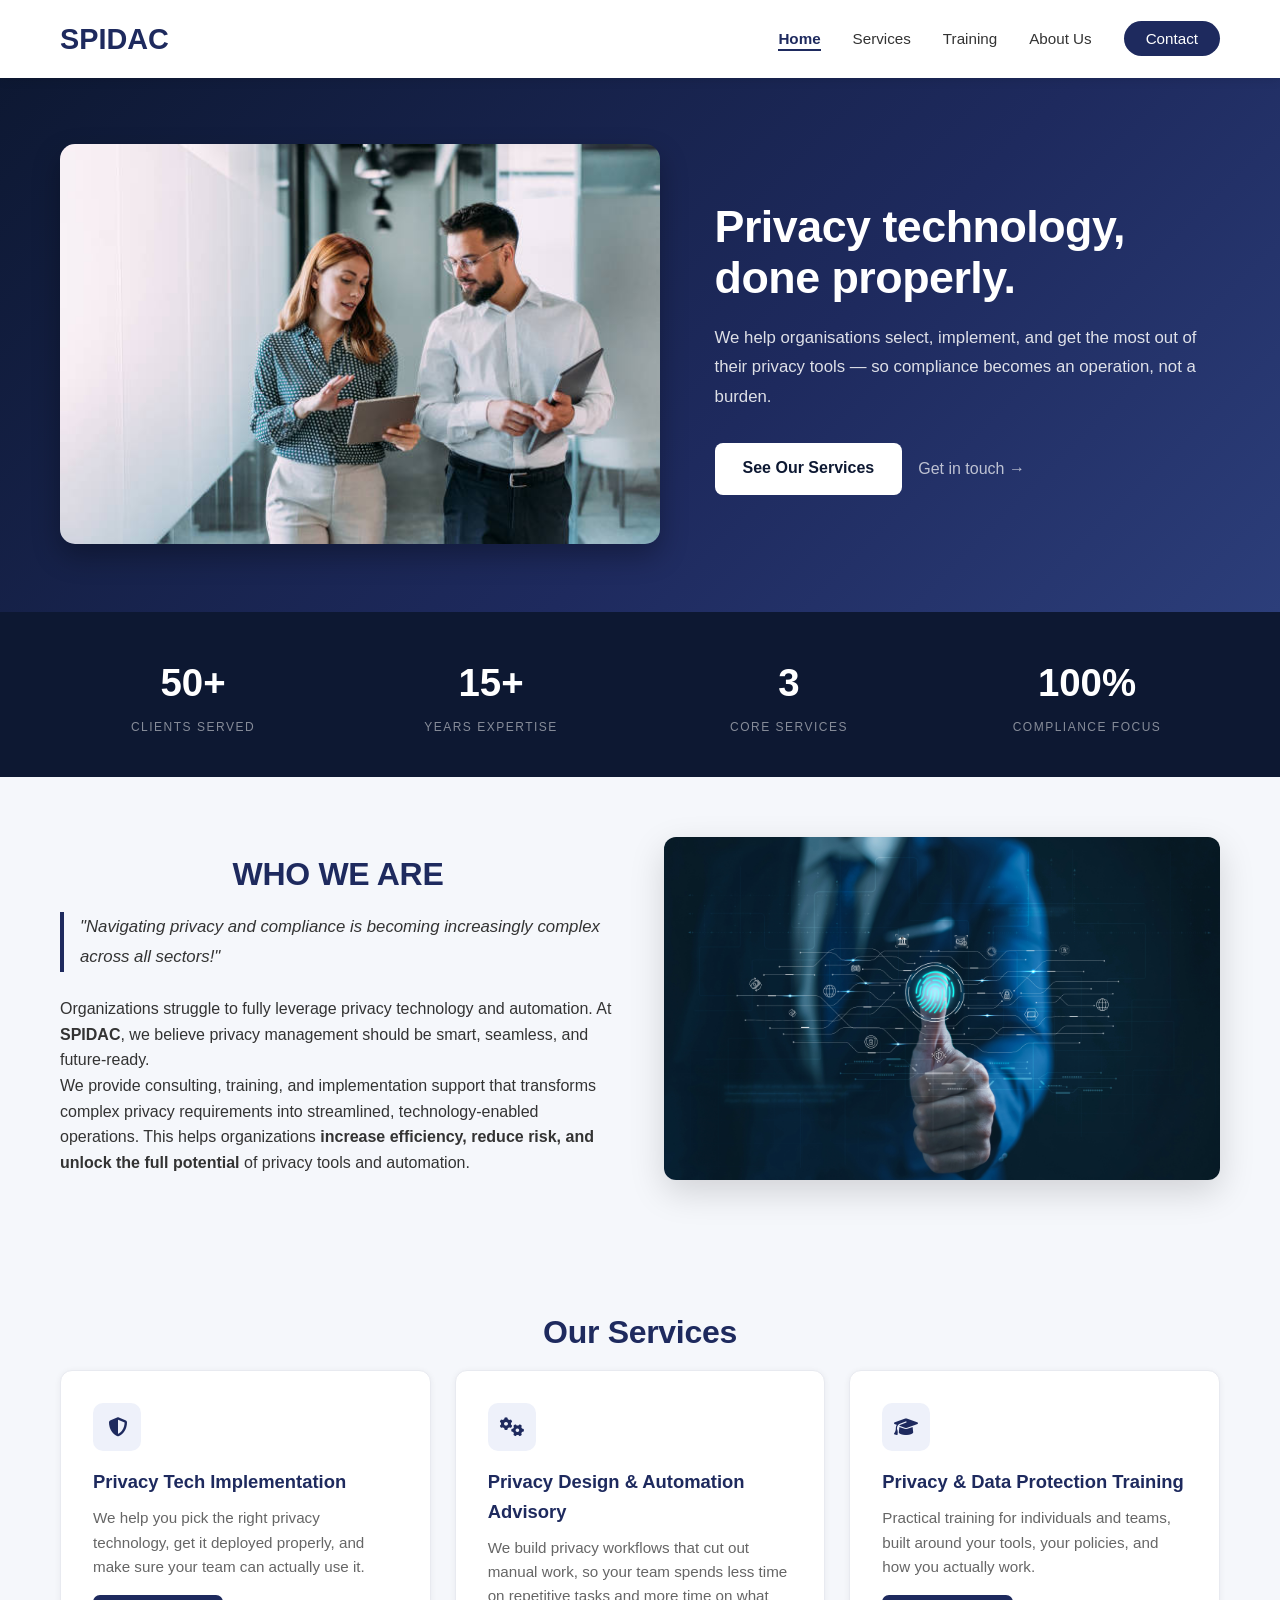
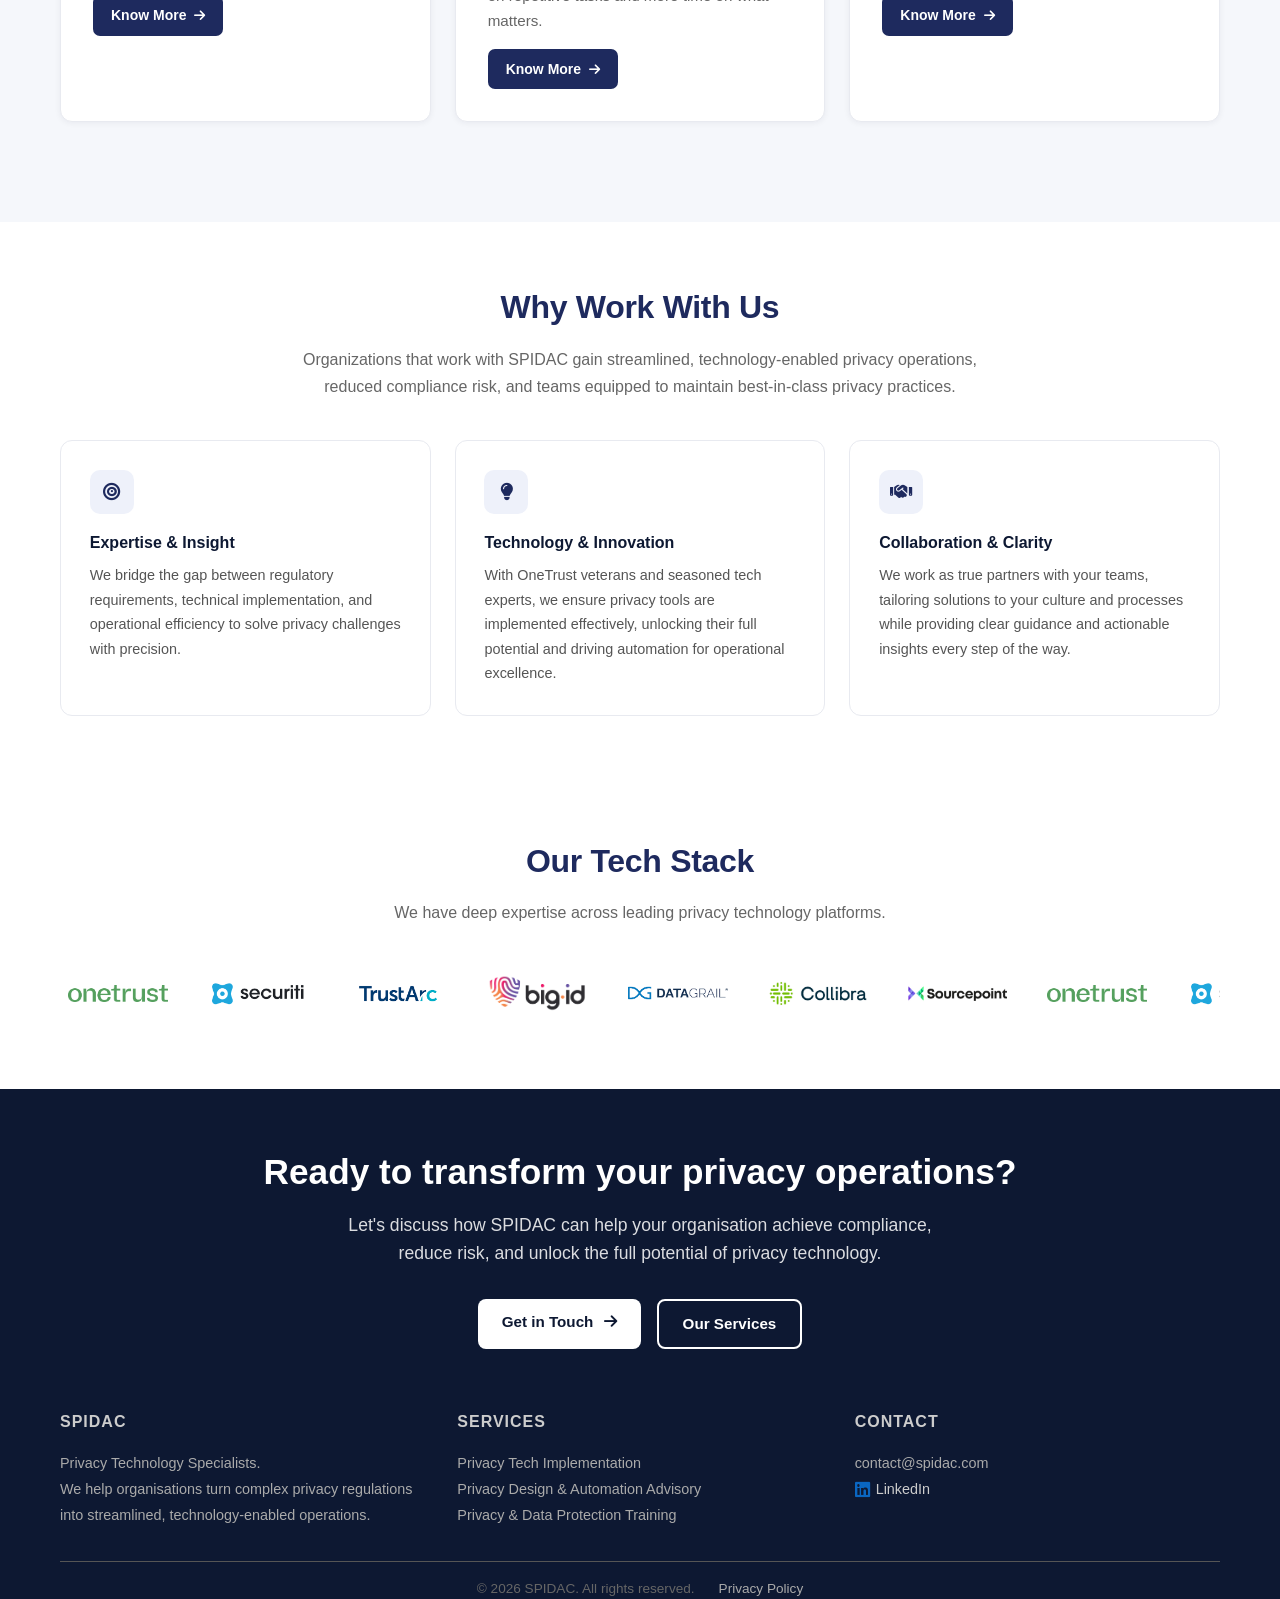
<file: index.html>
<!DOCTYPE html>
<html lang="en">
<head>
    
    <!-- Google tag (gtag.js) -->
<script async src="https://www.googletagmanager.com/gtag/js?id=G-VS005E7BJ9"></script>
<script>
  window.dataLayer = window.dataLayer || [];
  function gtag(){dataLayer.push(arguments);}
  gtag('js', new Date());

  gtag('config', 'G-VS005E7BJ9');
</script>


    <meta charset="UTF-8">
    <meta name="viewport" content="width=device-width, initial-scale=1.0">
    <link rel="icon" href="logo/spidac.png" type="image/png">

    <meta name="description" content="SPIDAC are privacy technology specialists helping businesses achieve compliance, operationalize privacy, and build lasting trust. Expert consulting, implementation, and training.">
    <meta property="og:title" content="SPIDAC - Privacy Technology Specialists">
    <meta property="og:description" content="SPIDAC are privacy technology specialists helping businesses achieve compliance, operationalize privacy, and build lasting trust. Expert consulting, implementation, and training.">
    <meta property="og:type" content="website">
    <title>SPIDAC - Privacy Technology Specialists</title>
    <script id="Cookiebot" src="https://consent.cookiebot.com/uc.js" data-cbid="8e4b60ca-6840-4d39-996d-d869f0333afc" data-blockingmode="auto" type="text/javascript"></script>
    <style>
        body { scroll-behavior: smooth; }
        nav { display: flex; justify-content: space-between; align-items: center; }
    </style>
    
    <!-- Google tag (gtag.js) -->
<script async src="https://www.googletagmanager.com/gtag/js?id=AW-17516084686">
</script>
<script>
  window.dataLayer = window.dataLayer || [];
  function gtag(){dataLayer.push(arguments);}
  gtag('js', new Date());

  gtag('config', 'AW-17516084686');
</script>

<link rel="stylesheet" href="https://cdnjs.cloudflare.com/ajax/libs/font-awesome/6.5.0/css/all.min.css">
<link rel="stylesheet" href="spidac-header.css">
<link rel="stylesheet" href="spidac-global.css">
<link href="https://fonts.cdnfonts.com/css/hangyaboly" rel="stylesheet">


</head>

<body>
    <div id="header"></div>

    <!-- Hero Section -->
  <!-- Hero Section -->
<section class="hero" id="home">
  <div class="container" style="display: flex; align-items: center; gap: 3rem; flex-wrap: wrap;">
    
    <!-- Left: Image -->
  <div class="hero-image" style="flex: 1.2; min-width: 350px;">
  <img src="banner2.jpg" alt="Technical Experts" loading="eager"
       style="width: 100%; height: auto; max-width: 600px; border-radius: 15px; box-shadow: 0 12px 28px rgba(0,0,0,0.3);">
</div>

    
    <!-- Right: Text -->
    <div class="hero-text" style="flex: 1; min-width: 300px; color: #fff;">
      <h1>Privacy technology, done properly.</h1>
      <p class="hero-description">
        We help organisations select, implement, and get the most out of their privacy tools — so compliance becomes an operation, not a burden.
      </p>
      <div style="display:flex;gap:1rem;flex-wrap:wrap;">
        <a href="services.html" class="cta-button">See Our Services</a>
        <a href="contact.php" style="color:rgba(255,255,255,0.7);text-decoration:none;padding:13px 0;font-size:1rem;font-weight:500;transition:color 0.2s;" onmouseover="this.style.color='#fff'" onmouseout="this.style.color='rgba(255,255,255,0.7)'">Get in touch &rarr;</a>
      </div>
    </div>

  </div>
</section>


    <!-- Stats Bar -->
    <section class="stats-bar">
        <div class="container">
            <div class="stats-grid">
                <div class="stat-item reveal">
                    <h3>50+</h3>
                    <p>Clients Served</p>
                </div>
                <div class="stat-item reveal reveal-delay-1">
                    <h3>15+</h3>
                    <p>Years Expertise</p>
                </div>
                <div class="stat-item reveal reveal-delay-2">
                    <h3>3</h3>
                    <p>Core Services</p>
                </div>
                <div class="stat-item reveal reveal-delay-3">
                    <h3>100%</h3>
                    <p>Compliance Focus</p>
                </div>
            </div>
        </div>
    </section>

   <!-- WHO WE ARE Section -->
<section class="value-props who-we-are" style="background:#f5f7fb;">
    <div class="container" style="display: flex; align-items: center; gap: 3rem; flex-wrap: wrap;">
        
        <!-- Left: Text -->
        <div class="who-we-are-text" style="flex: 1; min-width: 300px;">
            <h3 class="section-title">WHO WE ARE</h3>

            <!-- Styled Quote -->
            <p class="who-quote">
                "Navigating privacy and compliance is becoming increasingly complex across all sectors!"
            </p>

            <p>
                Organizations struggle to fully leverage privacy technology and automation. At <strong>SPIDAC</strong>, we believe privacy management should be smart, seamless, and future-ready.
            </p>

            <p>
                We provide consulting, training, and implementation support that transforms complex privacy requirements into streamlined, technology-enabled operations. This helps organizations <strong>increase efficiency, reduce risk, and unlock the full potential</strong> of privacy tools and automation.
            </p>
        </div>

        <!-- Right: Image -->
        <div class="who-we-are-image" style="flex: 1; min-width: 300px;">
         <img src="banner1.JPG" alt="Who we are" loading="lazy" style="width: 100%; height: auto; border-radius: 12px; box-shadow: 0 12px 35px rgba(0,0,0,0.15);">
        </div>

    </div>
</section>




    
    <!-- Services Section -->
<section class="services" id="services">
    <div class="container">
        <h2 class="section-title">Our Services</h2>
        <div class="services-grid">

            <!-- Service 1 -->
            <div class="service-card reveal reveal-delay-1">
                <div class="service-icon"><i class="fas fa-shield-halved"></i></div>
                <h3>Privacy Tech Implementation</h3>
                <p>We help you pick the right privacy technology, get it deployed properly, and make sure your team can actually use it.</p>
                <a href="https://spidac.com/privacytechimplementation.html" class="card-button" target="_blank">Know More <i class="fas fa-arrow-right" style="font-size:0.8rem;margin-left:4px;"></i></a>
            </div>

            <!-- Service 2 -->
            <div class="service-card reveal reveal-delay-2">
                <div class="service-icon"><i class="fas fa-gears"></i></div>
                <h3>Privacy Design &amp; Automation Advisory</h3>
                <p>We build privacy workflows that cut out manual work, so your team spends less time on repetitive tasks and more time on what matters.</p>
                <a href="https://spidac.com/privacydesignautomation.html" class="card-button" target="_blank">Know More <i class="fas fa-arrow-right" style="font-size:0.8rem;margin-left:4px;"></i></a>
            </div>

            <!-- Service 3 -->
            <div class="service-card reveal reveal-delay-3">
                <div class="service-icon"><i class="fas fa-graduation-cap"></i></div>
                <h3>Privacy &amp; Data Protection Training</h3>
                <p>Practical training for individuals and teams, built around your tools, your policies, and how you actually work.</p>
                <a href="https://spidac.com/training.html" class="card-button" target="_blank">Know More <i class="fas fa-arrow-right" style="font-size:0.8rem;margin-left:4px;"></i></a>
            </div>
        </div>

    </div>
</section>


   

    <!-- Value Proposition Section -->
    <section class="value-props">
        <div class="container">
            <h2 class="section-title">Why Work With Us</h2>
            <p class="section-subtitle">Organizations that work with SPIDAC gain streamlined, technology-enabled privacy operations, reduced compliance risk, and teams equipped to maintain best-in-class privacy practices.</p>
            <div class="value-grid">
                <div class="value-card reveal reveal-delay-1">
                    <div class="value-icon"><i class="fas fa-bullseye"></i></div>
                    <h3>Expertise &amp; Insight</h3>
                    <p>We bridge the gap between regulatory requirements, technical implementation, and operational efficiency to solve privacy challenges with precision.</p>
                </div>
                <div class="value-card reveal reveal-delay-2">
                    <div class="value-icon"><i class="fas fa-lightbulb"></i></div>
                    <h3>Technology &amp; Innovation</h3>
                    <p>With OneTrust veterans and seasoned tech experts, we ensure privacy tools are implemented effectively, unlocking their full potential and driving automation for operational excellence.</p>
                </div>
                <div class="value-card reveal reveal-delay-3">
                    <div class="value-icon"><i class="fas fa-handshake"></i></div>
                    <h3>Collaboration &amp; Clarity</h3>
                    <p>We work as true partners with your teams, tailoring solutions to your culture and processes while providing clear guidance and actionable insights every step of the way.</p>
                </div>
            </div>
        </div>
    </section>
    
 <section class="tech-stack" id="tech-stack">
  <div class="container">
    <h2 class="section-title">Our Tech Stack</h2>
    <p class="section-subtitle" style="margin-bottom:2rem;">We have deep expertise across leading privacy technology platforms.</p>
    <div class="tech-slider">
      <div class="tech-slider-track">
        <div class="tech-slide"><img src="logos/onetrust.png" alt="OneTrust" loading="lazy"></div>
        <div class="tech-slide"><img src="logos/securitii.png" alt="Securiti" loading="lazy"></div>
        <div class="tech-slide"><img src="logos/trustarc.png" alt="TrustArc" loading="lazy"></div>
        <div class="tech-slide"><img src="logos/bigid.png" alt="BigID" loading="lazy"></div>
        <div class="tech-slide"><img src="logos/datagrail.png" alt="DataGrail" loading="lazy"></div>
        <div class="tech-slide"><img src="logos/collibra_logo.jpg" alt="Collibra" loading="lazy"></div>
        <div class="tech-slide"><img src="logos/sourcepoint.jpg" alt="Sourcepoint" loading="lazy"></div>

        <!-- duplicate slides for seamless loop -->
        <div class="tech-slide"><img src="logos/onetrust.png" alt="OneTrust" loading="lazy"></div>
        <div class="tech-slide"><img src="logos/securitii.png" alt="Securiti" loading="lazy"></div>
        <div class="tech-slide"><img src="logos/trustarc.png" alt="TrustArc" loading="lazy"></div>
        <div class="tech-slide"><img src="logos/bigid.png" alt="BigID" loading="lazy"></div>
        <div class="tech-slide"><img src="logos/datagrail.png" alt="DataGrail" loading="lazy"></div>
        <div class="tech-slide"><img src="logos/collibra_logo.jpg" alt="Collibra" loading="lazy"></div>
        <div class="tech-slide"><img src="logos/sourcepoint.jpg" alt="Sourcepoint" loading="lazy"></div>
      </div>
    </div>
  </div>
</section>




    <!-- Partnership Section
    <section class="partnership">
        <div class="container">
            <h2>OneTrust Certified</h2>
            <div class="partnership-badge">
                #1 OneTrust Global Boutique Partner
            </div>
            <div class="partnership-badge">
                15+ Years Privacy Tech Expertise
            </div>
        </div>
    </section>  -->

    <!-- Final CTA -->
    <section class="partnership" id="contact">
        <div class="container" style="text-align:center;">
            <h2 style="font-size:2.2rem;font-weight:700;margin-bottom:1rem;line-height:1.3;">
                Ready to transform your privacy operations?
            </h2>
            <p style="font-size:1.1rem;opacity:0.85;max-width:600px;margin:0 auto 2rem;">
                Let's discuss how SPIDAC can help your organisation achieve compliance, reduce risk, and unlock the full potential of privacy technology.
            </p>
            <div style="display:flex;gap:1rem;justify-content:center;flex-wrap:wrap;">
                <a href="contact.php" class="cta-button-secondary">Get in Touch <i class="fas fa-arrow-right" style="margin-left:6px;"></i></a>
                <a href="services.html" class="cta-button-secondary" style="background:transparent;border:2px solid white;color:white;">Our Services</a>
            </div>
        </div>
    </section>

    <div id="footer"></div>

    <script>
  // Scroll reveal
  const revealObserver = new IntersectionObserver((entries) => {
    entries.forEach(entry => {
      if (entry.isIntersecting) {
        entry.target.classList.add('visible');
      }
    });
  }, { threshold: 0.1 });

  document.querySelectorAll('.reveal').forEach(el => revealObserver.observe(el));

</script>
<script src="include.js"></script>
</body>
</html>
</file>
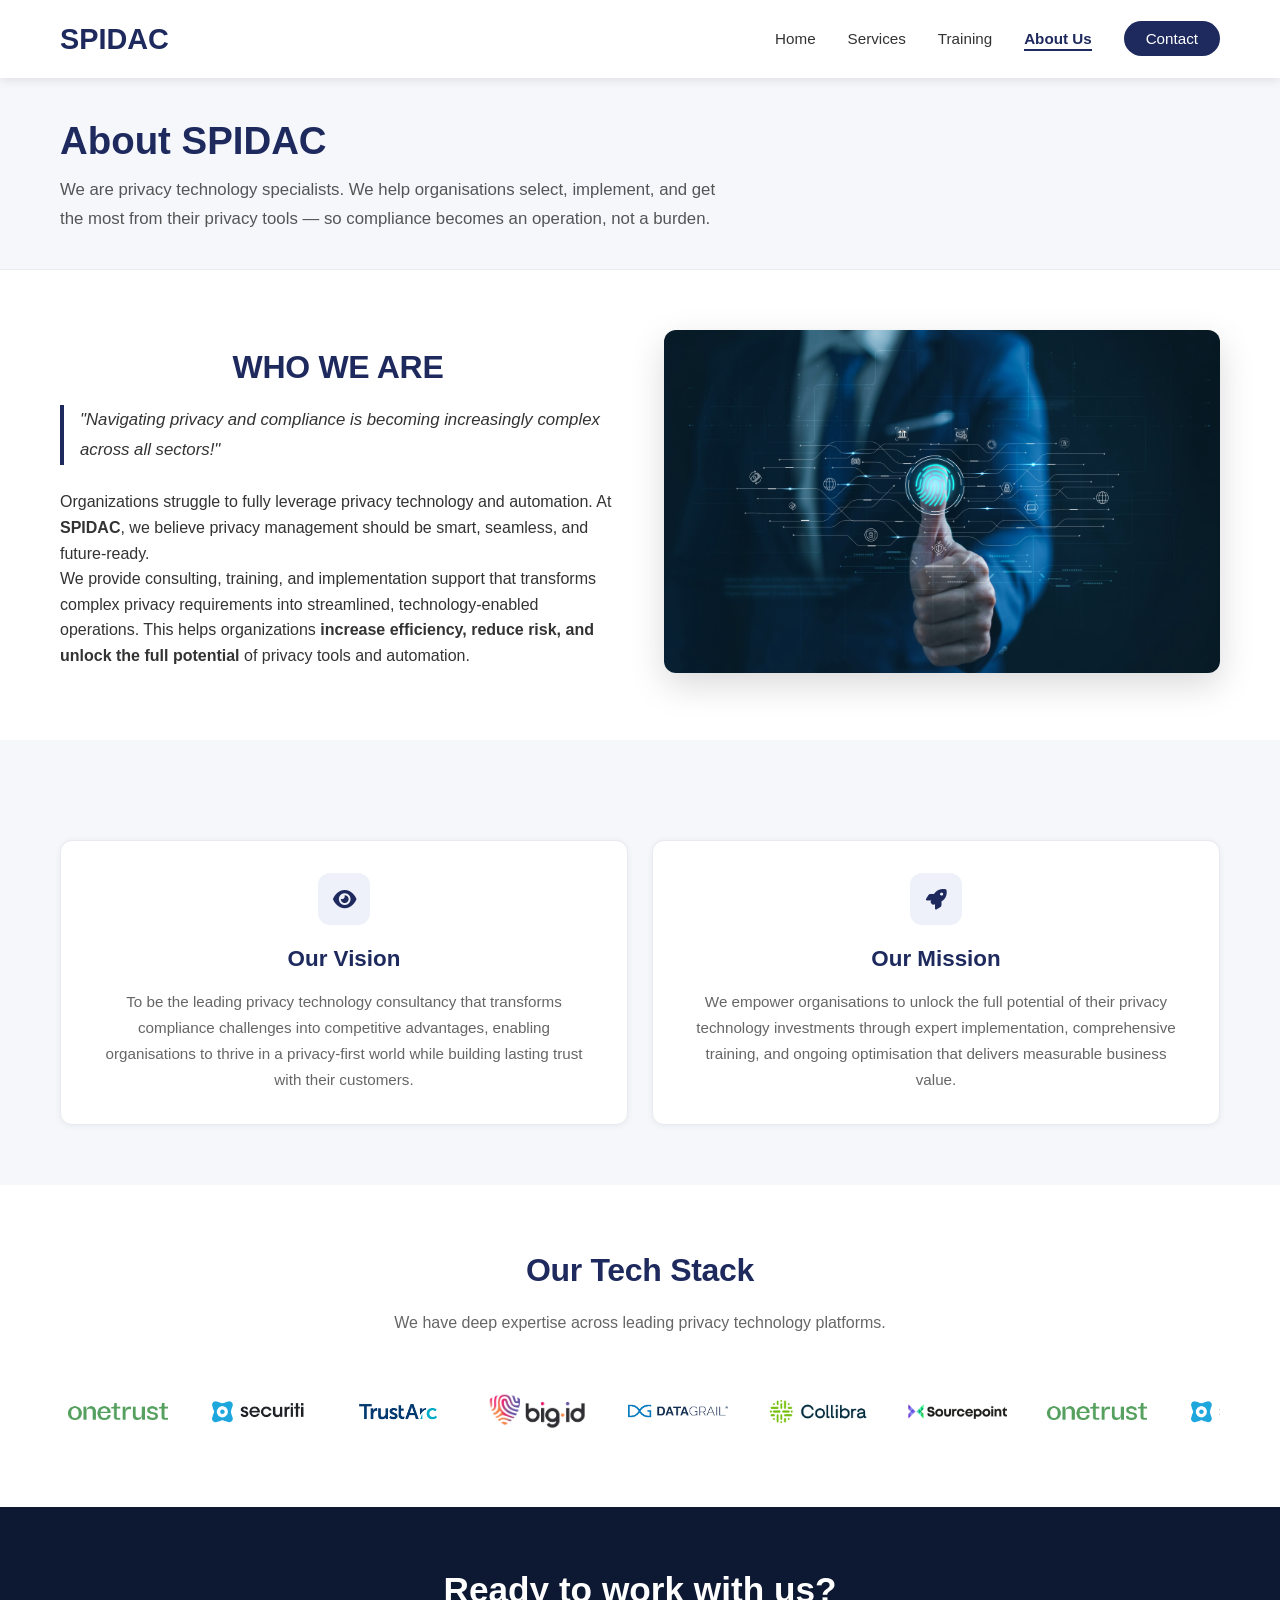
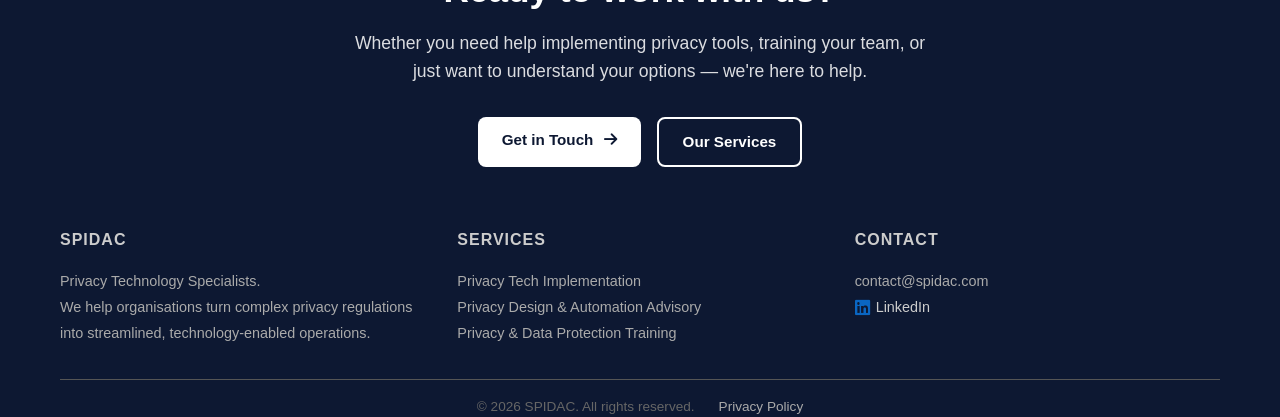
<file: about.html>
<!DOCTYPE html>
<html lang="en">
<head>
    <meta charset="UTF-8">
    <meta name="viewport" content="width=device-width, initial-scale=1.0">
    <link rel="icon" href="logo/spidac.png" type="image/png">
    <link href="https://fonts.cdnfonts.com/css/hangyaboly" rel="stylesheet">
<link rel="stylesheet" href="spidac-header.css">
<link rel="stylesheet" href="spidac-global.css">

      <script id="Cookiebot" src="https://consent.cookiebot.com/uc.js" data-cbid="8e4b60ca-6840-4d39-996d-d869f0333afc" data-blockingmode="auto" type="text/javascript"></script>

    <meta name="description" content="Learn about SPIDAC, privacy technology specialists dedicated to helping organizations operationalize privacy through expert consulting, implementation support, and training.">
    <meta property="og:title" content="About SPIDAC - Privacy Technology Specialists">
    <meta property="og:description" content="Learn about SPIDAC, privacy technology specialists dedicated to helping organizations operationalize privacy through expert consulting, implementation support, and training.">
    <meta property="og:type" content="website">
    <title>About SPIDAC - Privacy Technology Specialists</title>
    <style>
        /* who-we-are layout — page-specific */
        .who-we-are {
            display: flex;
            flex-wrap: wrap;
            align-items: center;
            gap: 3rem;
        }
        .who-we-are-text, .who-we-are-image { flex: 1; min-width: 300px; }
    </style>
    
    <!-- Google tag (gtag.js) -->
<script async src="https://www.googletagmanager.com/gtag/js?id=AW-17516084686">
</script>
<script>
  window.dataLayer = window.dataLayer || [];
  function gtag(){dataLayer.push(arguments);}
  gtag('js', new Date());

  gtag('config', 'AW-17516084686');
</script>
<link rel="stylesheet" href="https://cdnjs.cloudflare.com/ajax/libs/font-awesome/6.5.0/css/all.min.css">

</head>

<body>
    <div id="header"></div>

    <!-- Page Hero -->
    <section class="page-hero">
        <div class="container">
            <h1>About SPIDAC</h1>
            <p>We are privacy technology specialists. We help organisations select, implement, and get the most from their privacy tools — so compliance becomes an operation, not a burden.</p>
        </div>
    </section>

   <!-- WHO WE ARE Section -->
<section class="value-props who-we-are"> 
    <div class="container" style="display: flex; align-items: center; gap: 3rem; flex-wrap: wrap;">
        
        <!-- Left: Text -->
        <div class="who-we-are-text" style="flex: 1; min-width: 300px;">
            <h3 class="section-title">WHO WE ARE</h3>

            <!-- Styled Quote -->
            <p class="who-quote">
                "Navigating privacy and compliance is becoming increasingly complex across all sectors!"
            </p>

            <p>
                Organizations struggle to fully leverage privacy technology and automation. At <strong>SPIDAC</strong>, we believe privacy management should be smart, seamless, and future-ready.
            </p>

            <p>
                We provide consulting, training, and implementation support that transforms complex privacy requirements into streamlined, technology-enabled operations. This helps organizations <strong>increase efficiency, reduce risk, and unlock the full potential</strong> of privacy tools and automation.
            </p>
        </div>

        <!-- Right: Image -->
        <div class="who-we-are-image" style="flex: 1; min-width: 300px;">
         <img src="banner1.JPG" alt="Who we are" loading="lazy" style="width: 100%; height: auto; border-radius: 12px; box-shadow: 0 12px 35px rgba(0,0,0,0.15);">
        </div>

    </div>
</section>




   
    <!-- Vision & Mission -->
    <section class="vision-mission">
        <div class="container">
            <div class="vm-grid">
                <div class="vm-card reveal reveal-delay-1">
                    <div class="vm-icon"><i class="fas fa-eye"></i></div>
                    <h3>Our Vision</h3>
                    <p>To be the leading privacy technology consultancy that transforms compliance challenges into competitive advantages, enabling organisations to thrive in a privacy-first world while building lasting trust with their customers.</p>
                </div>
                <div class="vm-card reveal reveal-delay-2">
                    <div class="vm-icon"><i class="fas fa-rocket"></i></div>
                    <h3>Our Mission</h3>
                    <p>We empower organisations to unlock the full potential of their privacy technology investments through expert implementation, comprehensive training, and ongoing optimisation that delivers measurable business value.</p>
                </div>
            </div>
            
        </div>
    </section>


<!-- Tech Stack Section -->
<section class="tech-stack" id="tech-stack">
    <div class="container">
        <h2 class="section-title">Our Tech Stack</h2>
        <p class="section-subtitle">We have deep expertise across leading privacy technology platforms.</p>
        <div class="tech-slider">
            <div class="tech-slider-track">
                <div class="tech-slide"><img src="logos/onetrust.png" alt="OneTrust" loading="lazy"></div>
                <div class="tech-slide"><img src="logos/securitii.png" alt="Securiti" loading="lazy"></div>
                <div class="tech-slide"><img src="logos/trustarc.png" alt="TrustArc" loading="lazy"></div>
                <div class="tech-slide"><img src="logos/bigid.png" alt="BigID" loading="lazy"></div>
                <div class="tech-slide"><img src="logos/datagrail.png" alt="DataGrail" loading="lazy"></div>
                <div class="tech-slide"><img src="logos/collibra_logo.jpg" alt="Collibra" loading="lazy"></div>
                <div class="tech-slide"><img src="logos/sourcepoint.jpg" alt="Sourcepoint" loading="lazy"></div>

                <!-- duplicate for infinite loop -->
                <div class="tech-slide"><img src="logos/onetrust.png" alt="OneTrust" loading="lazy"></div>
                <div class="tech-slide"><img src="logos/securitii.png" alt="Securiti" loading="lazy"></div>
                <div class="tech-slide"><img src="logos/trustarc.png" alt="TrustArc" loading="lazy"></div>
                <div class="tech-slide"><img src="logos/bigid.png" alt="BigID" loading="lazy"></div>
                <div class="tech-slide"><img src="logos/datagrail.png" alt="DataGrail" loading="lazy"></div>
                <div class="tech-slide"><img src="logos/collibra_logo.jpg" alt="Collibra" loading="lazy"></div>
                          <div class="tech-slide"><img src="logos/sourcepoint.jpg" alt="Sourcepoint" loading="lazy"></div>

            </div>
        </div>
    </div>
</section>

    <!-- Final CTA -->
    <section class="partnership" id="contact">
        <div class="container">
            <h2 style="font-size:2.2rem;font-weight:700;margin-bottom:1rem;line-height:1.3;">Ready to work with us?</h2>
            <p style="font-size:1.1rem;opacity:0.85;max-width:600px;margin:0 auto 2rem;">Whether you need help implementing privacy tools, training your team, or just want to understand your options — we're here to help.</p>
            <div style="display:flex;gap:1rem;justify-content:center;flex-wrap:wrap;">
                <a href="contact.php" class="cta-button-secondary">Get in Touch <i class="fas fa-arrow-right" style="margin-left:6px;"></i></a>
                <a href="services.html" class="cta-button-secondary" style="background:transparent;border:2px solid white;color:white;">Our Services</a>
            </div>
        </div>
    </section>

    <div id="footer"></div>


    <script>
    
  



        // Smooth scrolling for navigation links
        document.querySelectorAll('a[href^="#"]').forEach(anchor => {
            anchor.addEventListener('click', function (e) {
                e.preventDefault();
                const target = document.querySelector(this.getAttribute('href'));
                if (target) {
                    target.scrollIntoView({
                        behavior: 'smooth',
                        block: 'start'
                    });
                }
            });
        });

        // Header scroll effect
        window.addEventListener('scroll', () => {
            const header = document.querySelector('header');
            if (window.scrollY > 100) {
                header.style.background = 'rgba(255, 255, 255, 0.95)';
                header.style.backdropFilter = 'blur(10px)';
            } else {
                header.style.background = '#fff';
                header.style.backdropFilter = 'none';
            }
        });

        // Scroll reveal
        const revealObserver = new IntersectionObserver((entries) => {
            entries.forEach(entry => {
                if (entry.isIntersecting) entry.target.classList.add('visible');
            });
        }, { threshold: 0.1 });
        document.querySelectorAll('.reveal').forEach(el => revealObserver.observe(el));
    </script>
<script src="include.js"></script>
</body>
</html>
</file>
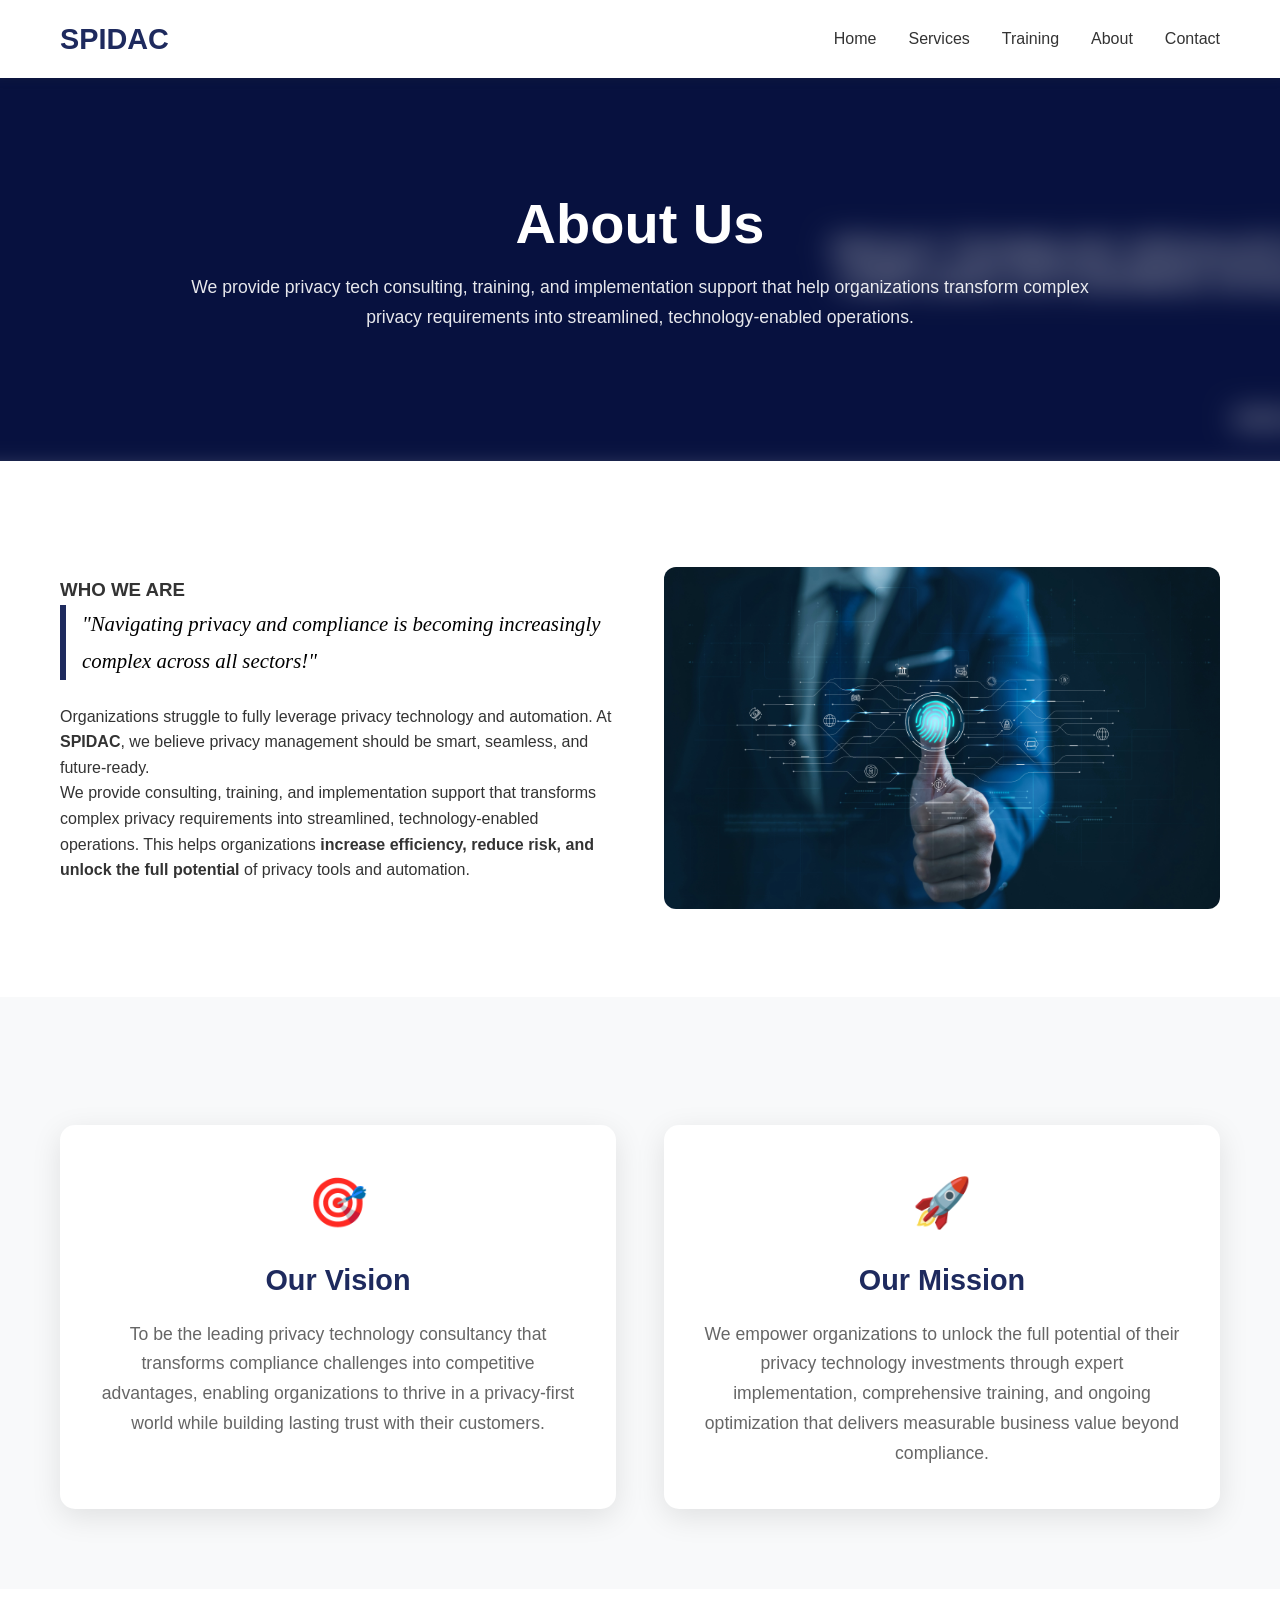
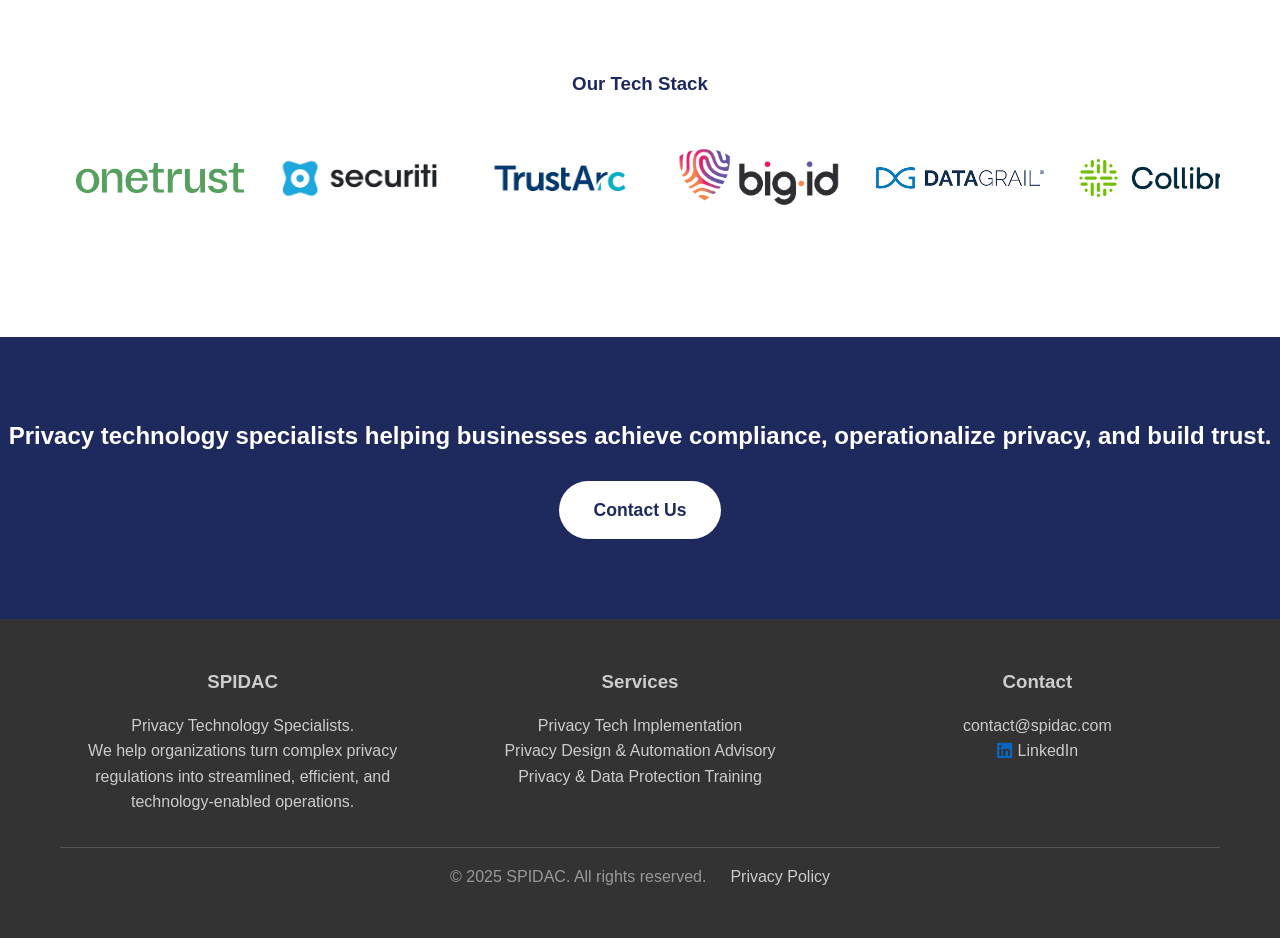
<file: empty.html>
<!DOCTYPE html>
<html lang="en">
<head>
    <meta charset="UTF-8">
    <meta name="viewport" content="width=device-width, initial-scale=1.0">
    <link rel="icon" href="favicon.png" type="image/png">
      <script id="Cookiebot" src="https://consent.cookiebot.com/uc.js" data-cbid="8e4b60ca-6840-4d39-996d-d869f0333afc" data-blockingmode="auto" type="text/javascript"></script>

    <title>About SPIDAC - Privacy Technology Specialists</title>
   <style>
        * {
            margin: 0;
            padding: 0;
            box-sizing: border-box;
        }

        body {
            font-family: 'Arial', sans-serif;
            line-height: 1.6;
            color: #333;
            background-color: #fff;
        }
        .who-we-are-image img {
  width: 100%;
  max-width: 100%;
  height: auto;
  border-radius: 12px;
}
/* Hamburger button styling */
.hamburger {
    display: none;
    font-size: 2rem;
    background: none;
    border: none;
    cursor: pointer;
    color: #1e2a5e;
}

/* Mobile menu styles */
@media (max-width: 768px) {
    .hamburger {
        display: block; /* show hamburger */
    }

    .nav-links {
        display: none; /* hide menu by default */
        flex-direction: column;
        gap: 1rem;
        position: absolute;
        top: 70px; /* under the header */
        right: 20px;
        background: #fff;
        padding: 1rem 2rem;
        box-shadow: 0 5px 15px rgba(0,0,0,0.1);
        border-radius: 10px;
    }

    .nav-links.active {
        display: flex; /* show menu when active */
    }
}



        .container {
            max-width: 1200px;
            margin: 0 auto;
            padding: 0 20px;
        }

        /* Header */
        header {
            background: #fff;
            padding: 1rem 0;
            box-shadow: 0 2px 10px rgba(0,0,0,0.1);
            position: fixed;
            width: 100%;
            top: 0;
            z-index: 1000;
        }

        nav {
            display: flex;
            justify-content: space-between;
            align-items: center;
        }

        .logo {
            font-size: 1.8rem;
            font-weight: bold;
            color: #1e2a5e;
            text-decoration: none;
        }

        .nav-links {
            display: flex;
            gap: 2rem;
            list-style: none;
        }

        .nav-links a {
            text-decoration: none;
            color: #333;
            font-weight: 500;
            transition: color 0.3s ease;
        }

        .nav-links a:hover {
            color: #1e2a5e;
        }

        /* Hero Section */
        .hero {
            position: relative;
            color: #fff;
            padding: 120px 0 80px;
            text-align: center;
            margin-top: 70px;
            overflow: hidden;
            background: transparent !important;
            isolation: isolate;
        }

        .hero::before {
            content: "";
            position: absolute;
            inset: 0;
            background-image: url("banner.png"), linear-gradient(135deg, #1e2a5e 0%, #2c4aa0 100%);
            background-size: cover, 100% 100%;
            background-position: center, center;
            background-repeat: no-repeat, no-repeat;
            filter: blur(14px);
            transform: scale(1.08);
            z-index: 0;
            pointer-events: none;
        }

        .hero::after {
            content: "";
            position: absolute;
            inset: 0;
            background: rgba(16, 26, 64, 0.45);
            z-index: 0;
            pointer-events: none;
        }

        .hero h1 {
            font-size: 3.5rem;
            margin-bottom: 1rem;
            font-weight: 700;
            line-height: 1.2;
            position: relative;
            z-index: 1;
        }

        .hero-description {
            font-size: 1.1rem;
            max-width: 900px;
            margin: 0 auto 3rem;
            opacity: 0.9;
            line-height: 1.7;
            position: relative;
            z-index: 1;
        }

        /* WHO WE ARE */
        .who-we-are {
            padding: 80px 0;
            display: flex;
            flex-wrap: wrap;
            align-items: center;
            gap: 3rem;
        }

        .who-we-are-text, .who-we-are-image {
            flex: 1;
            min-width: 300px;
        }

        .who-quote {
            font-family: 'Playfair Display', serif;
            font-size: 1.3rem;
            color: #000;
            line-height: 1.8;
            font-weight: 500;
            border-left: 6px solid #1e2a5e;
            padding-left: 1rem;
            margin-bottom: 1.5rem;
            font-style: italic;
        }

        .who-we-are-image img {
            width: 100%;
            border-radius: 12px;
        }

        /* Vision & Mission Section */
        .vision-mission {
            padding: 80px 0;
            background: #f8f9fa;
        }

        .vm-grid {
            display: grid;
            grid-template-columns: repeat(auto-fit, minmax(350px, 1fr));
            gap: 3rem;
            margin-top: 3rem;
        }

        .vm-card {
            background: white;
            padding: 2.5rem;
            border-radius: 15px;
            box-shadow: 0 8px 30px rgba(0,0,0,0.1);
            text-align: center;
            transition: all 0.3s ease;
        }

        .vm-card:hover {
            transform: translateY(-5px);
            box-shadow: 0 15px 40px rgba(0,0,0,0.15);
        }

        .vm-icon {
            font-size: 3rem;
            margin-bottom: 1rem;
        }

        .vm-card h3 {
            font-size: 1.8rem;
            color: #1e2a5e;
            margin-bottom: 1rem;
        }

        .vm-card p {
            font-size: 1.1rem;
            color: #666;
            line-height: 1.7;
        }

        /* Tech Slider */
        .tech-stack {
            padding: 80px 0;
            text-align: center;
        }

        .tech-slider {
            overflow: hidden;
            width: 100%;
            padding: 1rem 0;
        }

        .tech-slider-track {
            display: flex;
            width: calc(200px * 12);
            animation: slide 20s linear infinite;
        }

        .tech-slide {
            min-width: 200px;
            padding: 1rem;
            display: flex;
            justify-content: center;
            align-items: center;
        }

        .tech-slide img {
            max-width: 100%;
            max-height: 100px;
            object-fit: contain;
        }

        @keyframes slide {
            0% { transform: translateX(0); }
            100% { transform: translateX(-50%); }
        }

        .tech-slider:hover .tech-slider-track {
            animation-play-state: paused;
        }

        /* Partnership CTA */
        .partnership {
            padding: 80px 0;
            background: #1e2a5e;
            color: white;
            text-align: center;
        }

        .cta-button-secondary {
            background: white;
            color: #1e2a5e;
            padding: 15px 35px;
            text-decoration: none;
            border-radius: 50px;
            font-weight: 600;
            font-size: 1.1rem;
            transition: all 0.3s ease;
            display: inline-block;
        }

        .cta-button-secondary:hover {
            background: #f5f5f5;
            transform: translateY(-2px);
        }

        /* Footer */
        footer {
            background: #333;
            color: white;
            padding: 3rem 0;
            text-align: center;
        }

        .footer-content {
            display: grid;
            grid-template-columns: repeat(auto-fit, minmax(250px, 1fr));
            gap: 2rem;
            margin-bottom: 2rem;
        }

        .footer-section h3 {
            margin-bottom: 1rem;
            color: #ccc;
        }

        .footer-section p, .footer-section a {
            color: #ccc;
            text-decoration: none;
            line-height: 1.6;
        }

        .footer-section a:hover {
            color: white;
        }

        .footer-bottom {
            border-top: 1px solid #555;
            padding-top: 2rem;
            color: #999;
            display: flex;
            justify-content: center;
            gap: 1.5rem;
            flex-wrap: wrap;
        }

        /* Responsive */
        @media (max-width: 768px) {
            .hero h1 { font-size: 2.5rem; }
            .nav-links { display: none; }
            .vm-grid { grid-template-columns: 1fr; }
        }
    </style>
    
    <!-- Google tag (gtag.js) -->
<script async src="https://www.googletagmanager.com/gtag/js?id=AW-17516084686">
</script>
<script>
  window.dataLayer = window.dataLayer || [];
  function gtag(){dataLayer.push(arguments);}
  gtag('js', new Date());

  gtag('config', 'AW-17516084686');
</script>
<link rel="stylesheet" href="https://cdnjs.cloudflare.com/ajax/libs/font-awesome/6.5.0/css/all.min.css">



</head>

<body>
    <!-- Header -->
    <header>
        <nav class="container">
    <a href="/" class="logo">SPIDAC</a>

    <!-- Hamburger button (only shows on mobile) -->
    <button class="hamburger" aria-label="Toggle Menu">☰</button>

    <!-- Nav Links -->
    <ul class="nav-links">
        <li><a href="index.html">Home</a></li>
        <li><a href="services.html">Services</a></li>
        <li><a href="training.html">Training</a></li>
        <li><a href="about.html">About</a></li>
        <li><a href="contact.php">Contact</a></li>
    </ul>
</nav>

        </nav>
    </header>

    <!-- Hero Section -->
    <section class="hero" id="home">
        <div class="container">
            <h1>About Us</h1>
            <p class="subtitle">
</p>
            <p class="hero-description">
 We provide privacy tech consulting, training, and implementation support that help organizations transform complex privacy requirements into streamlined, technology-enabled operations. 

        </div>
    </section>

   <!-- WHO WE ARE Section -->
<section class="value-props who-we-are"> 
    <div class="container" style="display: flex; align-items: center; gap: 3rem; flex-wrap: wrap;">
        
        <!-- Left: Text -->
        <div class="who-we-are-text" style="flex: 1; min-width: 300px;">
            <h3 class="section-title">WHO WE ARE</h3>

            <!-- Styled Quote -->
            <p class="who-quote">
                "Navigating privacy and compliance is becoming increasingly complex across all sectors!"
            </p>

            <p>
                Organizations struggle to fully leverage privacy technology and automation. At <strong>SPIDAC</strong>, we believe privacy management should be smart, seamless, and future-ready.
            </p>

            <p>
                We provide consulting, training, and implementation support that transforms complex privacy requirements into streamlined, technology-enabled operations. This helps organizations <strong>increase efficiency, reduce risk, and unlock the full potential</strong> of privacy tools and automation.
            </p>
        </div>

        <!-- Right: Image -->
        <div class="who-we-are-image" style="flex: 1; min-width: 300px;">
         <br> <img src="banner1.JPG" alt="Who we are" loading="lazy" style="width: 120%; height: auto; border-radius: 12px;">
        </div>

    </div>
</section>




   
    <!-- Vision & Mission -->
    <section class="vision-mission">
        <div class="container">
            <div class="vm-grid">
                <div class="vm-card">
                    <div class="vm-icon">🎯</div>
                    <h3>Our Vision</h3>
                    <p>To be the leading privacy technology consultancy that transforms compliance challenges into competitive advantages, enabling organizations to thrive in a privacy-first world while building lasting trust with their customers.</p>
                </div>
                <div class="vm-card">
                    <div class="vm-icon">🚀</div>
                    <h3>Our Mission</h3>
                    <p>We empower organizations to unlock the full potential of their privacy technology investments through expert implementation, comprehensive training, and ongoing optimization that delivers measurable business value beyond compliance.</p>
                </div>
            </div>
            
        </div>
    </section>


<!-- Tech Stack Section -->
<section class="tech-stack" id="tech-stack">
    <div class="container">
        <h3 style="color: #1e2a5e;">Our Tech Stack</h3>
        <div class="tech-slider">
            <div class="tech-slider-track">
                <div class="tech-slide"><img src="logos/onetrust.png" alt="OneTrust" loading="lazy"></div>
                <div class="tech-slide"><img src="logos/securitii.png" alt="Securiti" loading="lazy"></div>
                <div class="tech-slide"><img src="logos/trustarc.png" alt="TrustArc" loading="lazy"></div>
                <div class="tech-slide"><img src="logos/bigid.png" alt="BigID" loading="lazy"></div>
                <div class="tech-slide"><img src="logos/datagrail.png" alt="DataGrail" loading="lazy"></div>
                <div class="tech-slide"><img src="logos/collibra_logo.jpg" alt="Collibra" loading="lazy"></div>
                <div class="tech-slide"><img src="logos/sourcepoint.jpg" alt="Sourcepoint" loading="lazy"></div>

                <!-- duplicate for infinite loop -->
                <div class="tech-slide"><img src="logos/onetrust.png" alt="OneTrust" loading="lazy"></div>
                <div class="tech-slide"><img src="logos/securitii.png" alt="Securiti" loading="lazy"></div>
                <div class="tech-slide"><img src="logos/trustarc.png" alt="TrustArc" loading="lazy"></div>
                <div class="tech-slide"><img src="logos/bigid.png" alt="BigID" loading="lazy"></div>
                <div class="tech-slide"><img src="logos/datagrail.png" alt="DataGrail" loading="lazy"></div>
                <div class="tech-slide"><img src="logos/collibra_logo.jpg" alt="Collibra" loading="lazy"></div>
                          <div class="tech-slide"><img src="logos/sourcepoint.jpg" alt="Sourcepoint" loading="lazy"></div>

            </div>
        </div>
    </div>
</section>

    <!-- Final CTA -->
    <section class="partnership" id="contact">
        <div class="partnership-content">
            <h1>
                Privacy technology specialists helping businesses achieve compliance, operationalize privacy, and build trust.
            </h1>
            <br>
            
            <a href="mailto:contact@spidac.com" class="cta-button-secondary">Contact Us</a>
        </div>
    </section>

<!-- Footer -->
<footer>
    <div class="container">
        <div class="footer-content">
            <div class="footer-section">
                <h3>SPIDAC</h3>
                <p>Privacy Technology Specialists.</p>
                <p>We help organizations turn complex privacy regulations into streamlined, efficient, and technology-enabled operations.</p>
            </div>
           <div class="footer-section">
                <h3>Services</h3>
                <p><a href="https://spidac.com/privacytechimplementation.html">Privacy Tech Implementation</a></p>
                <p><a href="https://spidac.com/privacydesignautomation.html">Privacy Design & Automation Advisory</a></p>
                <p><a href="https://spidac.com/privacydesignautomation.html">Privacy & Data Protection Training</a></p>
            </div>
            <div class="footer-section">
    <h3>Contact</h3>
    <p><a href="mailto:contact@spidac.com">contact@spidac.com</a></p>
    <p>
        <a href="https://www.linkedin.com/company/spidac" target="_blank" style="color: #ccc; text-decoration: none; display: inline-flex; align-items: center; gap: 6px;">
            <i class="fab fa-linkedin" style="font-size: 1.1rem; color: #0a66c2;"></i>
            <span>LinkedIn</span>
        </a>
    </p>
</div>
        </div>

      <!-- Footer Bottom -->
<div class="footer-bottom" style="display: flex; justify-content: center; align-items: center; gap: 1.5rem; border-top: 1px solid #555; padding-top: 1rem; margin-top: 2rem; flex-wrap: wrap;">
    <p>&copy; 2025 SPIDAC. All rights reserved.</p>
    <p><a href="https://spidac.com/privacy" style="color: #ccc; text-decoration: none;">Privacy Policy</a></p>
    
</div>
    </div>
</footer>


    <script>
    
  



    // Mobile menu toggle
const hamburger = document.querySelector('.hamburger');
const navLinks = document.querySelector('.nav-links');

hamburger.addEventListener('click', () => {
    navLinks.classList.toggle('active');
});

        // Smooth scrolling for navigation links
        document.querySelectorAll('a[href^="#"]').forEach(anchor => {
            anchor.addEventListener('click', function (e) {
                e.preventDefault();
                const target = document.querySelector(this.getAttribute('href'));
                if (target) {
                    target.scrollIntoView({
                        behavior: 'smooth',
                        block: 'start'
                    });
                }
            });
        });

        // Header scroll effect
        window.addEventListener('scroll', () => {
            const header = document.querySelector('header');
            if (window.scrollY > 100) {
                header.style.background = 'rgba(255, 255, 255, 0.95)';
                header.style.backdropFilter = 'blur(10px)';
            } else {
                header.style.background = '#fff';
                header.style.backdropFilter = 'none';
            }
        });

        // Intersection Observer for animations
        const observerOptions = {
            threshold: 0.1,
            rootMargin: '0px 0px -50px 0px'
        };

        const observer = new IntersectionObserver((entries) => {
            entries.forEach(entry => {
                if (entry.isIntersecting) {
                    entry.target.style.opacity = '1';
                    entry.target.style.transform = 'translateY(0)';
                }
            });
        }, observerOptions);

        // Observe elements for animation
        document.querySelectorAll('.value-card, .training-card, .about-card, .team-card, .tech-logo').forEach(card => {
            card.style.opacity = '0';
            card.style.transform = 'translateY(30px)';
            card.style.transition = 'all 0.6s ease';
            observer.observe(card);
        });
    </script>
</body>
</html>
</file>
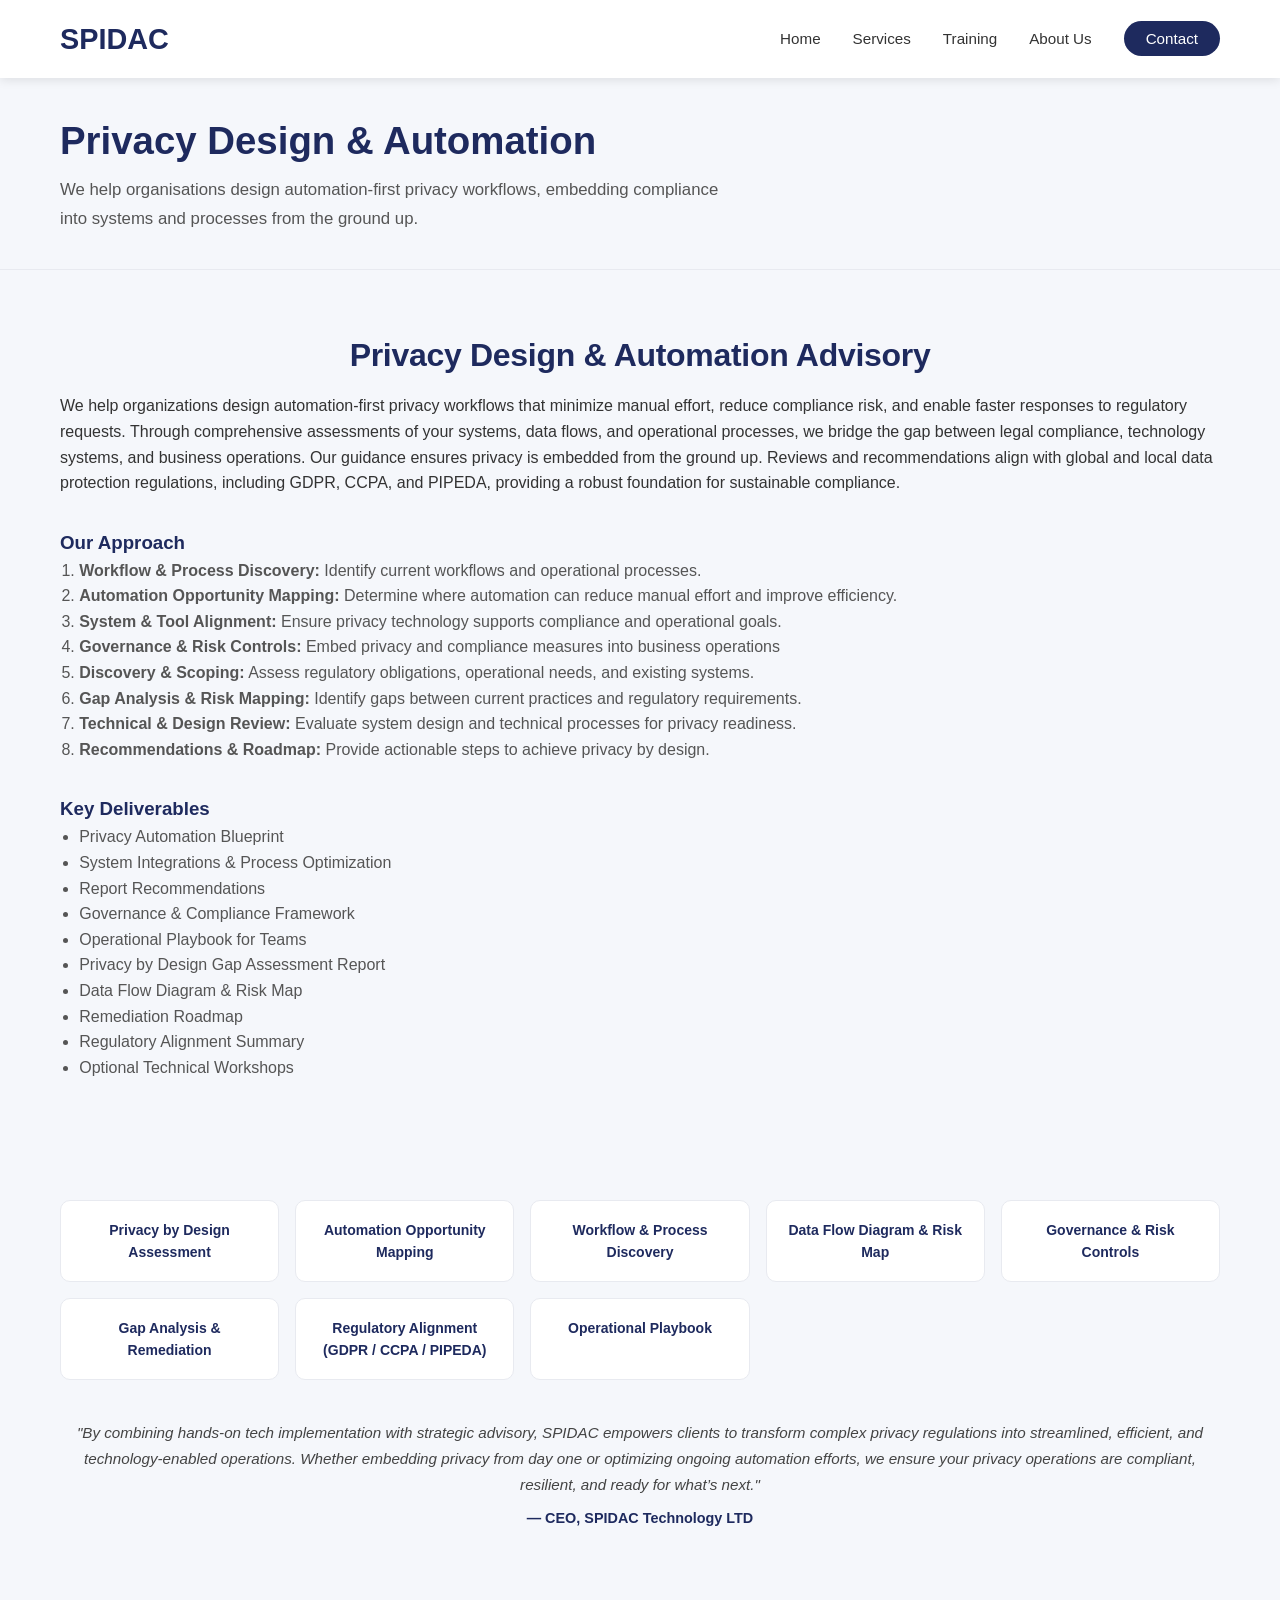
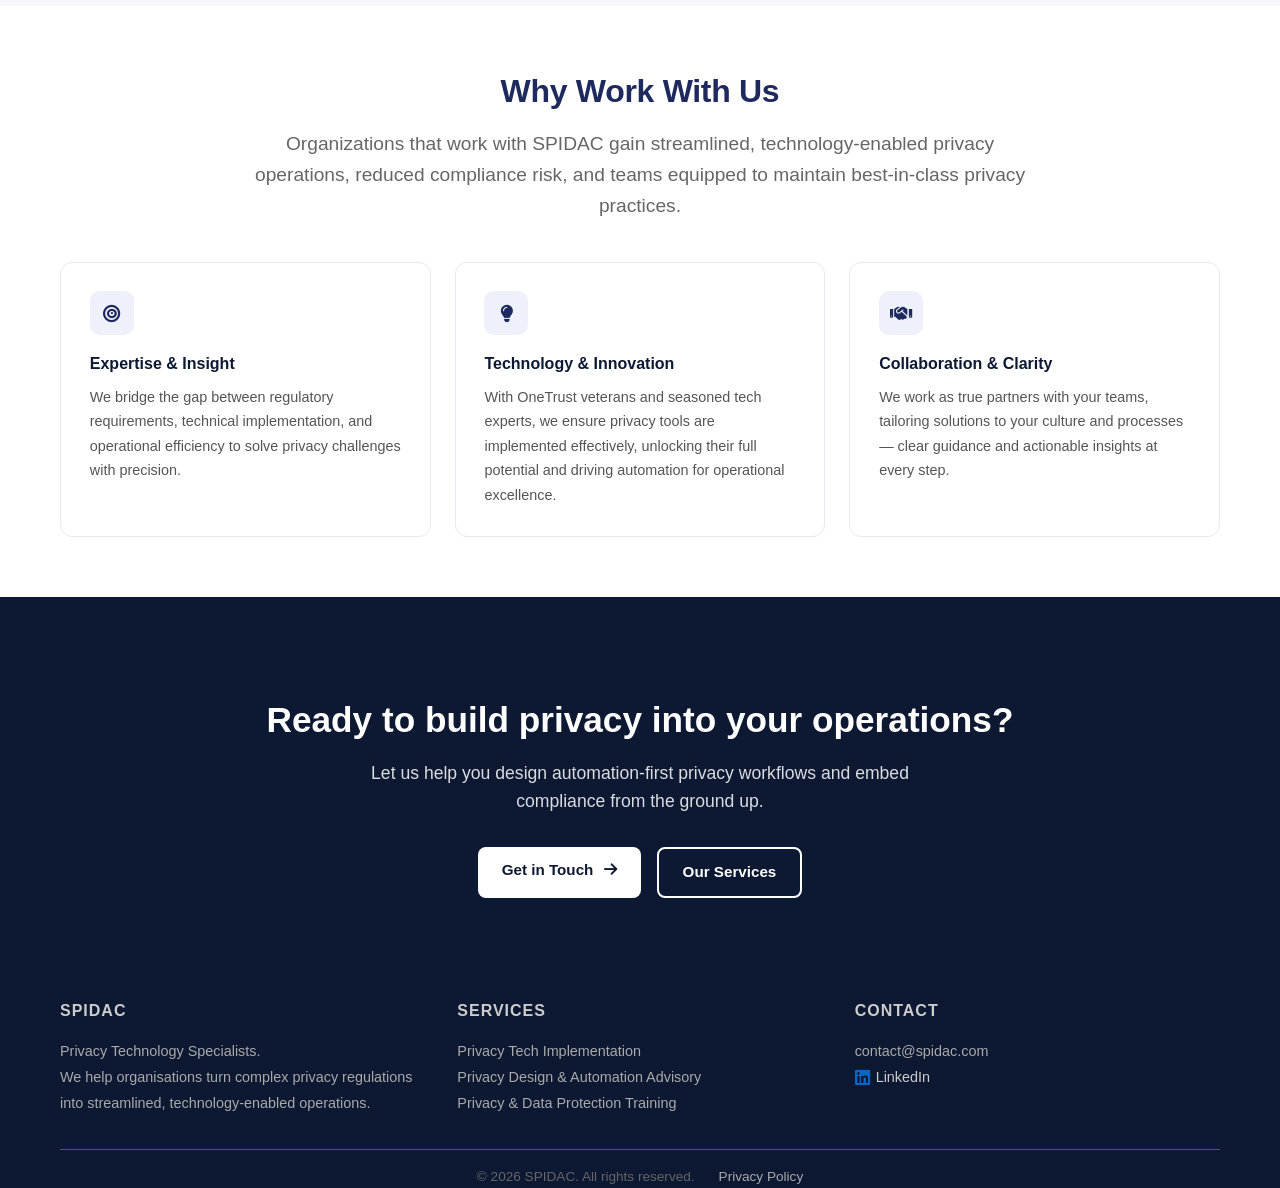
<file: privacydesignautomation.html>
<!DOCTYPE html>
<html lang="en">
<head>
   <meta charset="UTF-8">
    <meta name="viewport" content="width=device-width, initial-scale=1.0">
    <link rel="icon" href="logo/spidac.png" type="image/png">
    <link href="https://fonts.cdnfonts.com/css/hangyaboly" rel="stylesheet">

      <script id="Cookiebot" src="https://consent.cookiebot.com/uc.js" data-cbid="8e4b60ca-6840-4d39-996d-d869f0333afc" data-blockingmode="auto" type="text/javascript"></script>
    <meta name="description" content="SPIDAC Privacy Design and Automation Advisory: automation-first privacy workflows, Privacy by Design assessments, and compliance frameworks aligned with GDPR, CCPA, and PIPEDA.">
    <meta property="og:title" content="Privacy Design & Automation Advisory - SPIDAC">
    <meta property="og:description" content="SPIDAC Privacy Design and Automation Advisory: automation-first privacy workflows, Privacy by Design assessments, and compliance frameworks aligned with GDPR, CCPA, and PIPEDA.">
    <meta property="og:type" content="website">
    <title>Privacy Design & Automation Advisory - SPIDAC</title>
    
    <!-- Google tag (gtag.js) -->
<script async src="https://www.googletagmanager.com/gtag/js?id=AW-17516084686"></script>
<script>
  window.dataLayer = window.dataLayer || [];
  function gtag(){dataLayer.push(arguments);}
  gtag('js', new Date());

  gtag('config', 'AW-17516084686');
</script>

<link rel="stylesheet" href="https://cdnjs.cloudflare.com/ajax/libs/font-awesome/6.5.0/css/all.min.css">
<link rel="stylesheet" href="spidac-header.css">
<link rel="stylesheet" href="spidac-global.css">

</head>

<body>
    <div id="header"></div>

    <!-- Page Hero -->
    <section class="page-hero">
        <div class="container">
            <h1>Privacy Design &amp; Automation</h1>
            <p>We help organisations design automation-first privacy workflows, embedding compliance into systems and processes from the ground up.</p>
        </div>
    </section>

    
    <!-- Services Section -->
<section class="services" id="services">
    <div class="container">
        <h2 class="section-title">Privacy Design & Automation Advisory</h2>
         <p class="section-description">

We help organizations design automation-first privacy workflows that minimize manual effort, reduce compliance risk, and enable faster responses to regulatory requests. Through comprehensive assessments of your systems, data flows, and operational processes, we bridge the gap between legal compliance, technology systems, and business operations. Our guidance ensures privacy is embedded from the ground up. Reviews and recommendations align with global and local data protection regulations, including GDPR, CCPA, and PIPEDA, providing a robust foundation for sustainable compliance.

       <h3 style="margin-top: 2rem; color:#1e2a5e;">Our Approach</h3>
        <ol style="margin-left: 1.2rem; color:#555; line-height: 1.6;">
            <li><strong>Workflow & Process Discovery:</strong> 
Identify current workflows and operational processes.            </li>
            <li><strong>Automation Opportunity Mapping:</strong>
Determine where automation can reduce manual effort and improve efficiency.
                </li>
            <li><strong>System & Tool Alignment:</strong> 
Ensure privacy technology supports compliance and operational goals.
            </li>
            <li><strong>Governance & Risk Controls: </strong> 
Embed privacy and compliance measures into business operations            </li>

            <li><strong>Discovery & Scoping:</strong> 
Assess regulatory obligations, operational needs, and existing systems.            </li>

            <li><strong>Gap Analysis & Risk Mapping: </strong> Identify gaps between current practices and regulatory requirements.</li>
            <li><strong>Technical & Design Review: </strong> Evaluate system design and technical processes for privacy readiness.</li>
            <li><strong>Recommendations & Roadmap: </strong> Provide actionable steps to achieve privacy by design.</li>


        
        </ol>

        <h3 style="margin-top: 2rem; color:#1e2a5e;">Key Deliverables</h3>
        <ul style="margin-left: 1.2rem; color:#555; line-height: 1.6;">
            <li>Privacy Automation Blueprint</li>
            <li>System Integrations & Process Optimization</li>
            <li>Report Recommendations</li>
            <li>Governance & Compliance Framework</li>
            <li>Operational Playbook for Teams</li>
            <li>Privacy by Design Gap Assessment Report</li>
            <li>Data Flow Diagram & Risk Map</li>
            <li>Remediation Roadmap </li>
            <li>Regulatory Alignment Summary</li>
            <li> Optional Technical Workshops </li>

        </ul>



    </div>
</section>





<!-- Modules Section -->
<section class="modules" id="modules">
  <div class="container">
    <div class="modules-grid">
      <div class="module-card">Privacy by Design Assessment</div>
      <div class="module-card">Automation Opportunity Mapping</div>
      <div class="module-card">Workflow & Process Discovery</div>
      <div class="module-card">Data Flow Diagram & Risk Map</div>
      <div class="module-card">Governance & Risk Controls</div>
      <div class="module-card">Gap Analysis & Remediation</div>
      <div class="module-card">Regulatory Alignment (GDPR / CCPA / PIPEDA)</div>
      <div class="module-card">Operational Playbook</div>
    </div>
            <!-- CEO Quote -->
<div class="ceo-quote">
    <p>
"By combining hands-on tech implementation with strategic advisory, SPIDAC empowers clients to transform complex privacy regulations into streamlined, efficient, and technology-enabled operations. Whether embedding privacy from day one or optimizing ongoing automation efforts, we ensure your privacy operations are compliant, resilient, and ready for what’s next."
        <p class="ceo-name">—  CEO, SPIDAC Technology LTD</p>
</div>
  </div>
  
</section>

    <!-- Value Proposition Section -->
    <section class="value-props">
        <div class="container">
            <h3 class="section-title">Why Work With Us</h2>
            <p style="text-align: center; font-size: 1.2rem; color: #666; max-width: 800px; margin: 0 auto;">
Organizations that work with SPIDAC gain streamlined, technology-enabled privacy operations, reduced compliance risk, and teams equipped to maintain best-in-class privacy practices.            </p>
            <div class="value-grid">
                <div class="value-card reveal reveal-delay-1">
                    <div class="value-icon"><i class="fas fa-bullseye"></i></div>
                    <h3>Expertise & Insight</h3>
                    <p>We bridge the gap between regulatory requirements, technical implementation, and operational efficiency to solve privacy challenges with precision.</p>
                </div>
                <div class="value-card reveal reveal-delay-2">
                    <div class="value-icon"><i class="fas fa-lightbulb"></i></div>
                    <h3>Technology & Innovation</h3>
                    <p>With OneTrust veterans and seasoned tech experts, we ensure privacy tools are implemented effectively, unlocking their full potential and driving automation for operational excellence.</p>
                </div>
                <div class="value-card reveal reveal-delay-3">
                    <div class="value-icon"><i class="fas fa-handshake"></i></div>
                    <h3>Collaboration & Clarity</h3>
                    <p>We work as true partners with your teams, tailoring solutions to your culture and processes — clear guidance and actionable insights at every step.</p>
                </div>
            </div>
        </div>
    </section>

  


    <!-- Partnership Section
    <section class="partnership">
        <div class="container">
            <h2>OneTrust Certified</h2>
            <div class="partnership-badge">
                #1 OneTrust Global Boutique Partner
            </div>
            <div class="partnership-badge">
                15+ Years Privacy Tech Expertise
            </div>
        </div>
    </section>  -->

   

    <!-- CTA Section -->
    <section style="padding: 100px 0; background: #0d1832; color: white; text-align: center;">
        <div class="container">
            <h2 style="font-size:2.2rem;font-weight:700;margin-bottom:1rem;line-height:1.3;">Ready to build privacy into your operations?</h2>
            <p style="font-size:1.1rem;opacity:0.85;max-width:600px;margin:0 auto 2rem;">Let us help you design automation-first privacy workflows and embed compliance from the ground up.</p>
            <div style="display:flex;gap:1rem;justify-content:center;flex-wrap:wrap;">
                <a href="contact.php" class="cta-button-secondary">Get in Touch <i class="fas fa-arrow-right" style="margin-left:6px;"></i></a>
                <a href="services.html" class="cta-button-secondary" style="background:transparent;border:2px solid white;color:white;">Our Services</a>
            </div>
        </div>
    </section>

    <div id="footer"></div>

    <script>
        // Smooth scrolling
        document.querySelectorAll('a[href^="#"]').forEach(anchor => {
            anchor.addEventListener('click', function (e) {
                e.preventDefault();
                const target = document.querySelector(this.getAttribute('href'));
                if (target) target.scrollIntoView({ behavior: 'smooth', block: 'start' });
            });
        });

        // Scroll reveal
        const revealObserver = new IntersectionObserver((entries) => {
            entries.forEach(entry => {
                if (entry.isIntersecting) entry.target.classList.add('visible');
            });
        }, { threshold: 0.1 });
        document.querySelectorAll('.reveal').forEach(el => revealObserver.observe(el));
    </script>
<script src="include.js"></script>
</body>
</html>
</file>
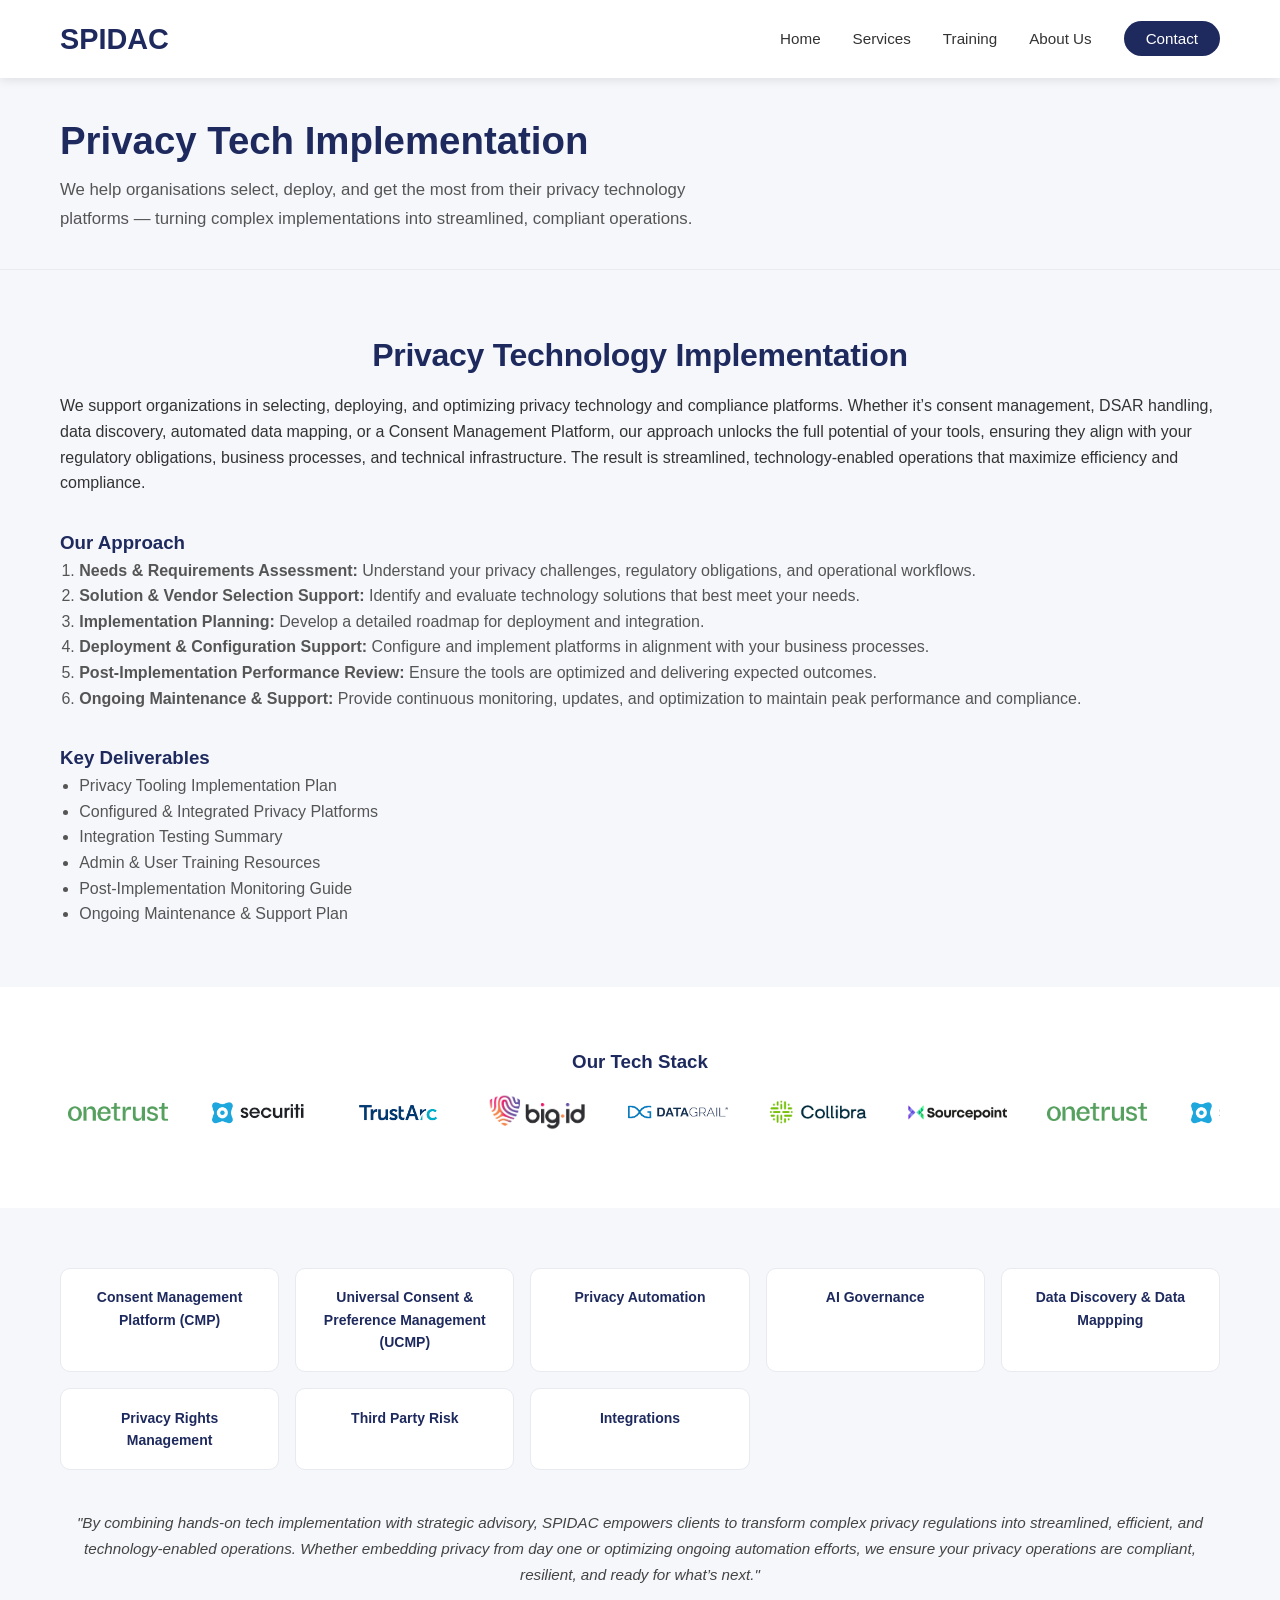
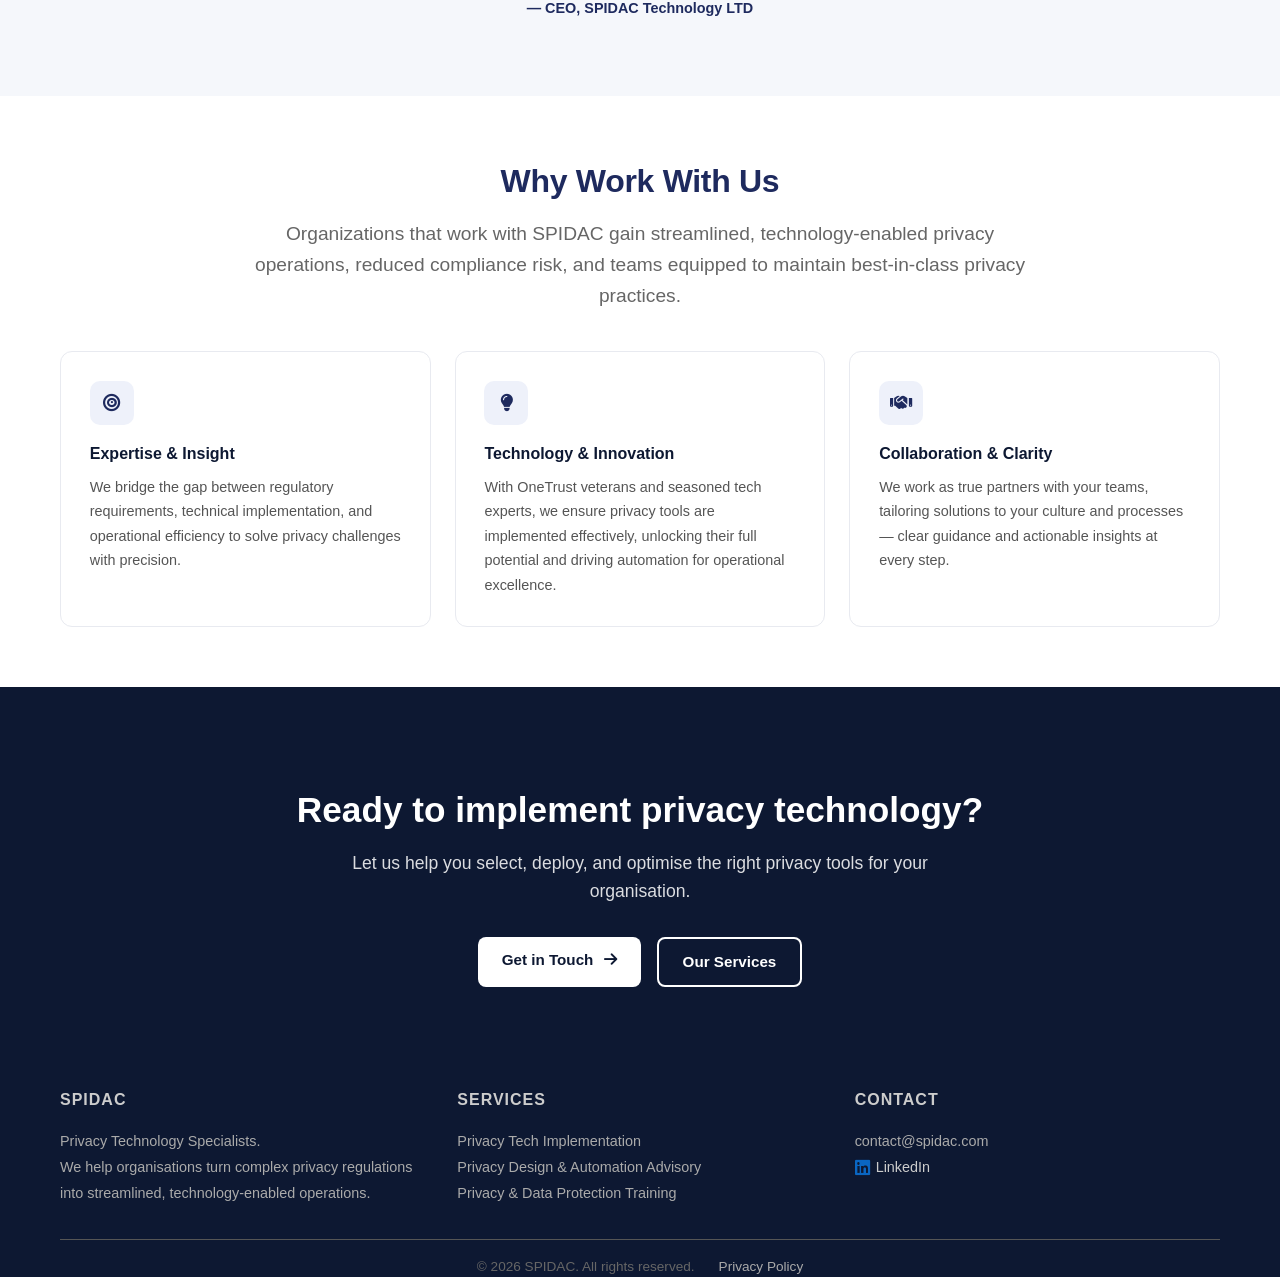
<file: privacytechimplementation.html>
<!DOCTYPE html>
<html lang="en">
<head>
   <meta charset="UTF-8">
    <meta name="viewport" content="width=device-width, initial-scale=1.0">
    <link rel="icon" href="logo/spidac.png" type="image/png">
    <link href="https://fonts.cdnfonts.com/css/hangyaboly" rel="stylesheet">

  <script id="Cookiebot" src="https://consent.cookiebot.com/uc.js" data-cbid="8e4b60ca-6840-4d39-996d-d869f0333afc" data-blockingmode="auto" type="text/javascript"></script>
    <meta name="description" content="SPIDAC Privacy Tech Implementation services: expert selection, deployment, and optimization of privacy technology platforms including OneTrust, Securiti, BigID, and more.">
    <meta property="og:title" content="Privacy Tech Implementation - SPIDAC">
    <meta property="og:description" content="SPIDAC Privacy Tech Implementation services: expert selection, deployment, and optimization of privacy technology platforms including OneTrust, Securiti, BigID, and more.">
    <meta property="og:type" content="website">
    <title>Privacy Tech Implementation - SPIDAC</title>
    
    <!-- Google tag (gtag.js) -->
<script async src="https://www.googletagmanager.com/gtag/js?id=AW-17516084686"></script>
<script>
  window.dataLayer = window.dataLayer || [];
  function gtag(){dataLayer.push(arguments);}
  gtag('js', new Date());

  gtag('config', 'AW-17516084686');
</script>
<link rel="stylesheet" href="https://cdnjs.cloudflare.com/ajax/libs/font-awesome/6.5.0/css/all.min.css">
<link rel="stylesheet" href="spidac-header.css">
<link rel="stylesheet" href="spidac-global.css">

</head>

<body>
    <div id="header"></div>

    <!-- Page Hero -->
    <section class="page-hero">
        <div class="container">
            <h1>Privacy Tech Implementation</h1>
            <p>We help organisations select, deploy, and get the most from their privacy technology platforms — turning complex implementations into streamlined, compliant operations.</p>
        </div>
    </section>



    
    <!-- Services Section -->
<section class="services" id="services">
    <div class="container">
        <h2 class="section-title">Privacy Technology Implementation</h2>
         <p class="section-description">
We support organizations in selecting, deploying, and optimizing privacy technology and compliance platforms. Whether it’s consent management, DSAR handling, data discovery, automated data mapping, or a Consent Management Platform, our approach unlocks the full potential of your tools, ensuring they align with your regulatory obligations, business processes, and technical infrastructure. The result is streamlined, technology-enabled operations that maximize efficiency and compliance.
            
       <h3 style="margin-top: 2rem; color:#1e2a5e;">Our Approach</h3>
        <ol style="margin-left: 1.2rem; color:#555; line-height: 1.6;">
            <li><strong>Needs & Requirements Assessment:</strong> Understand your privacy challenges, regulatory obligations, and operational workflows.</li>
            <li><strong>Solution & Vendor Selection Support:</strong> Identify and evaluate technology solutions that best meet your needs.</li>
            <li><strong>Implementation Planning:</strong> Develop a detailed roadmap for deployment and integration.</li>
            <li><strong>Deployment & Configuration Support:</strong> Configure and implement platforms in alignment with your business processes.</li>
            <li><strong>Post-Implementation Performance Review:</strong> Ensure the tools are optimized and delivering expected outcomes.</li>
            <li><strong>Ongoing Maintenance & Support:</strong> Provide continuous monitoring, updates, and optimization to maintain peak performance and compliance.</li>
        </ol>

        <h3 style="margin-top: 2rem; color:#1e2a5e;">Key Deliverables</h3>
        <ul style="margin-left: 1.2rem; color:#555; line-height: 1.6;">
            <li>Privacy Tooling Implementation Plan</li>
            <li>Configured & Integrated Privacy Platforms</li>
            <li>Integration Testing Summary</li>
            <li>Admin & User Training Resources</li>
            <li>Post-Implementation Monitoring Guide</li>
            <li>Ongoing Maintenance & Support Plan</li>
        </ul>



    </div>
</section>



     <!-- Tech Stack Section -->
<section class="tech-stack" id="tech-stack">
    <div class="container">
        <h3 style="color: #1e2a5e;">Our Tech Stack</h3>
        <div class="tech-slider">
            <div class="tech-slider-track">
                <div class="tech-slide"><img src="logos/onetrust.png" alt="OneTrust" loading="lazy"></div>
                <div class="tech-slide"><img src="logos/securitii.png" alt="Securiti" loading="lazy"></div>
            <div class="tech-slide"><img src="logos/trustarc.png" alt="TrustArc" loading="lazy"></div>
            <div class="tech-slide"><img src="logos/bigid.png" alt="BigID" loading="lazy"></div>
            <div class="tech-slide"><img src="logos/datagrail.png" alt="DataGrail" loading="lazy"></div>
            <div class="tech-slide"><img src="logos/collibra_logo.jpg" alt="Collibra" loading="lazy"></div>
                            <div class="tech-slide"><img src="logos/sourcepoint.jpg" alt="Sourcepoint" loading="lazy"></div>


                <div class="tech-slide"><img src="logos/onetrust.png" alt="OneTrust" loading="lazy"></div>
                <div class="tech-slide"><img src="logos/securitii.png" alt="Securiti" loading="lazy"></div>
                <div class="tech-slide"><img src="logos/trustarc.png" alt="TrustArc" loading="lazy"></div>
                <div class="tech-slide"><img src="logos/bigid.png" alt="BigID" loading="lazy"></div>
                <div class="tech-slide"><img src="logos/datagrail.png" alt="DataGrail" loading="lazy"></div>
                <div class="tech-slide"><img src="logos/collibra_logo.jpg" alt="Collibra" loading="lazy"></div>
                <div class="tech-slide"><img src="logos/sourcepoint.jpg" alt="Sourcepoint" loading="lazy"></div>
            </div>

    </div>
</section>

<!-- Modules Section -->
<section class="modules" id="modules">
  <div class="container">
    <div class="modules-grid">
      <div class="module-card">Consent Management Platform (CMP)</div>
      <div class="module-card">Universal Consent & Preference Management (UCMP)</div>
      <div class="module-card">Privacy Automation </div>
      <div class="module-card">AI Governance</div>
      <div class="module-card">Data Discovery & Data Mappping</div>
      <div class="module-card">Privacy Rights Management</div>
      <div class="module-card">Third Party Risk</div>
      <div class="module-card">Integrations</div>
    </div>
            <!-- CEO Quote -->
<div class="ceo-quote">
    <p>
"By combining hands-on tech implementation with strategic advisory, SPIDAC empowers clients to transform complex privacy regulations into streamlined, efficient, and technology-enabled operations. Whether embedding privacy from day one or optimizing ongoing automation efforts, we ensure your privacy operations are compliant, resilient, and ready for what’s next."
        <p class="ceo-name">—  CEO, SPIDAC Technology LTD</p>
</div>
  </div>
  
</section>

    <!-- Value Proposition Section -->
    <section class="value-props">
        <div class="container">
            <h3 class="section-title">Why Work With Us</h2>
            <p style="text-align: center; font-size: 1.2rem; color: #666; max-width: 800px; margin: 0 auto;">
Organizations that work with SPIDAC gain streamlined, technology-enabled privacy operations, reduced compliance risk, and teams equipped to maintain best-in-class privacy practices.            </p>
            <div class="value-grid">
                <div class="value-card reveal reveal-delay-1">
                    <div class="value-icon"><i class="fas fa-bullseye"></i></div>
                    <h3>Expertise & Insight</h3>
                    <p>We bridge the gap between regulatory requirements, technical implementation, and operational efficiency to solve privacy challenges with precision.</p>
                </div>
                <div class="value-card reveal reveal-delay-2">
                    <div class="value-icon"><i class="fas fa-lightbulb"></i></div>
                    <h3>Technology & Innovation</h3>
                    <p>With OneTrust veterans and seasoned tech experts, we ensure privacy tools are implemented effectively, unlocking their full potential and driving automation for operational excellence.</p>
                </div>
                <div class="value-card reveal reveal-delay-3">
                    <div class="value-icon"><i class="fas fa-handshake"></i></div>
                    <h3>Collaboration & Clarity</h3>
                    <p>We work as true partners with your teams, tailoring solutions to your culture and processes — clear guidance and actionable insights at every step.</p>
                </div>
            </div>
        </div>
    </section>

  


    <!-- Partnership Section
    <section class="partnership">
        <div class="container">
            <h2>OneTrust Certified</h2>
            <div class="partnership-badge">
                #1 OneTrust Global Boutique Partner
            </div>
            <div class="partnership-badge">
                15+ Years Privacy Tech Expertise
            </div>
        </div>
    </section>  -->

   

    <!-- CTA Section -->
    <section style="padding: 100px 0; background: #0d1832; color: white; text-align: center;">
        <div class="container">
            <h2 style="font-size:2.2rem;font-weight:700;margin-bottom:1rem;line-height:1.3;">Ready to implement privacy technology?</h2>
            <p style="font-size:1.1rem;opacity:0.85;max-width:600px;margin:0 auto 2rem;">Let us help you select, deploy, and optimise the right privacy tools for your organisation.</p>
            <div style="display:flex;gap:1rem;justify-content:center;flex-wrap:wrap;">
                <a href="contact.php" class="cta-button-secondary">Get in Touch <i class="fas fa-arrow-right" style="margin-left:6px;"></i></a>
                <a href="services.html" class="cta-button-secondary" style="background:transparent;border:2px solid white;color:white;">Our Services</a>
            </div>
        </div>
    </section>

    <div id="footer"></div>

    <script>
        // Smooth scrolling
        document.querySelectorAll('a[href^="#"]').forEach(anchor => {
            anchor.addEventListener('click', function (e) {
                e.preventDefault();
                const target = document.querySelector(this.getAttribute('href'));
                if (target) target.scrollIntoView({ behavior: 'smooth', block: 'start' });
            });
        });

        // Scroll reveal
        const revealObserver = new IntersectionObserver((entries) => {
            entries.forEach(entry => {
                if (entry.isIntersecting) entry.target.classList.add('visible');
            });
        }, { threshold: 0.1 });
        document.querySelectorAll('.reveal').forEach(el => revealObserver.observe(el));
    </script>
<script src="include.js"></script>
</body>
</html>
</file>
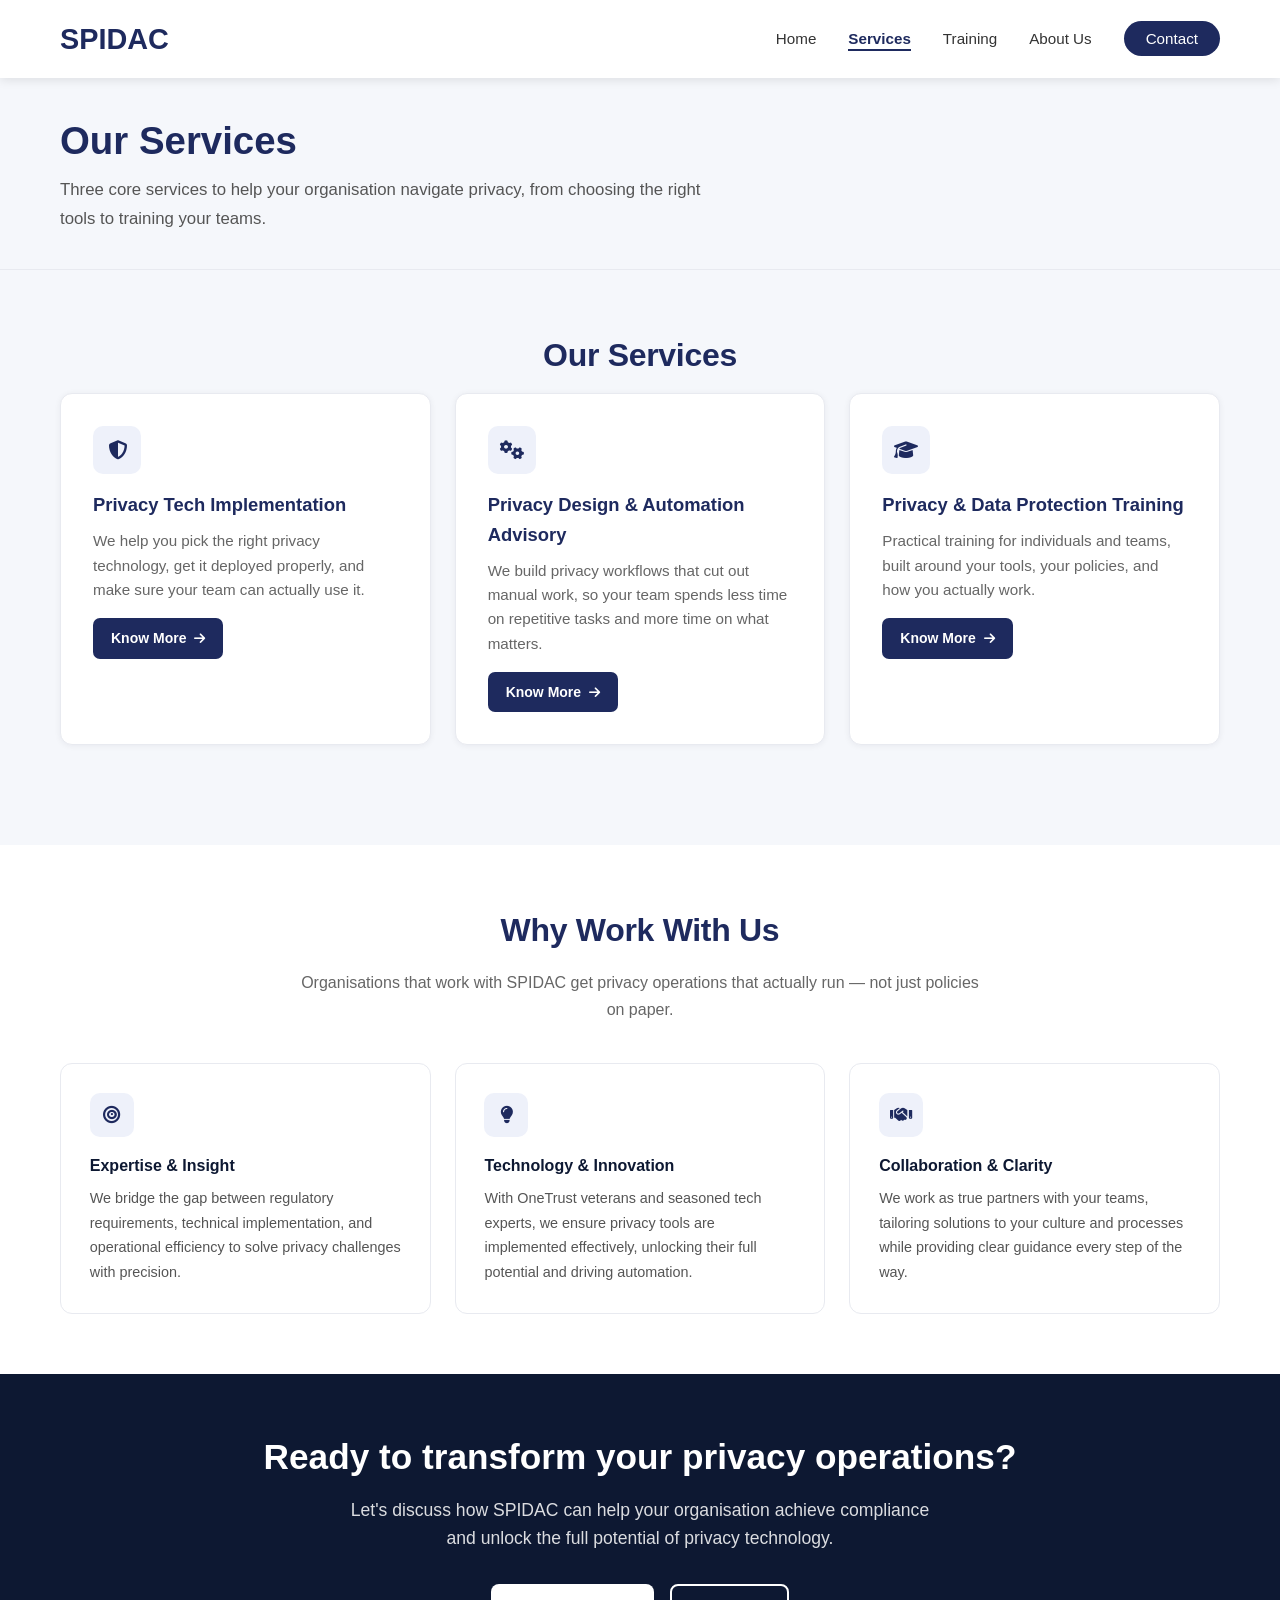
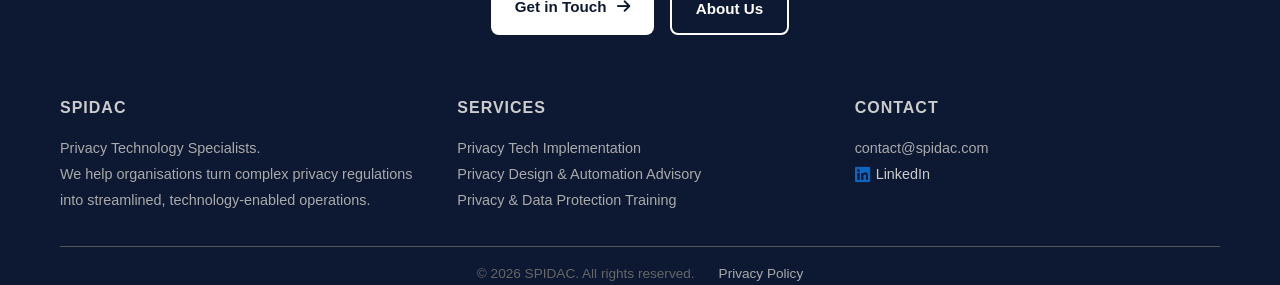
<file: services.html>
<!DOCTYPE html>
<html lang="en">
<head>
    
    <!-- Google tag (gtag.js) -->
<script async src="https://www.googletagmanager.com/gtag/js?id=G-VS005E7BJ9"></script>
<script>
  window.dataLayer = window.dataLayer || [];
  function gtag(){dataLayer.push(arguments);}
  gtag('js', new Date());

  gtag('config', 'G-VS005E7BJ9');
</script>


    <meta charset="UTF-8">
    <meta name="viewport" content="width=device-width, initial-scale=1.0">
    <link rel="icon" href="logo/spidac.png" type="image/png">
    <link href="https://fonts.cdnfonts.com/css/hangyaboly" rel="stylesheet">


    <meta name="description" content="Explore SPIDAC's privacy services: Privacy Tech Implementation, Privacy Design and Automation Advisory, and Privacy and Data Protection Training for organizations of all sizes.">
    <meta property="og:title" content="Our Services - SPIDAC Privacy Technology Specialists">
    <meta property="og:description" content="Explore SPIDAC's privacy services: Privacy Tech Implementation, Privacy Design and Automation Advisory, and Privacy and Data Protection Training for organizations of all sizes.">
    <meta property="og:type" content="website">
    <title>Our Services - SPIDAC Privacy Technology Specialists</title>

      <script id="Cookiebot" src="https://consent.cookiebot.com/uc.js" data-cbid="8e4b60ca-6840-4d39-996d-d869f0333afc" data-blockingmode="auto" type="text/javascript"></script>
    
    <!-- Google tag (gtag.js) -->
<script async src="https://www.googletagmanager.com/gtag/js?id=AW-17516084686"></script>
<script>
  window.dataLayer = window.dataLayer || [];
  function gtag(){dataLayer.push(arguments);}
  gtag('js', new Date());

  gtag('config', 'AW-17516084686');
</script>
<link rel="stylesheet" href="https://cdnjs.cloudflare.com/ajax/libs/font-awesome/6.5.0/css/all.min.css">
<link rel="stylesheet" href="spidac-header.css">
<link rel="stylesheet" href="spidac-global.css">

</head>

<body>
    <div id="header"></div>

    <!-- Page Hero -->
    <section class="page-hero">
        <div class="container">
            <h1>Our Services</h1>
            <p>Three core services to help your organisation navigate privacy, from choosing the right tools to training your teams.</p>
        </div>
    </section>




    
    <!-- Services Section -->
<section class="services" id="services">
    <div class="container">
        <h2 class="section-title">Our Services</h2>
        <div class="services-grid">
            <div class="service-card reveal reveal-delay-1">
                <div class="service-icon"><i class="fas fa-shield-halved"></i></div>
                <h3>Privacy Tech Implementation</h3>
                <p>We help you pick the right privacy technology, get it deployed properly, and make sure your team can actually use it.</p>
                <a href="privacytechimplementation.html" class="card-button">Know More <i class="fas fa-arrow-right" style="font-size:0.8rem;margin-left:4px;"></i></a>
            </div>
            <div class="service-card reveal reveal-delay-2">
                <div class="service-icon"><i class="fas fa-gears"></i></div>
                <h3>Privacy Design &amp; Automation Advisory</h3>
                <p>We build privacy workflows that cut out manual work, so your team spends less time on repetitive tasks and more time on what matters.</p>
                <a href="privacydesignautomation.html" class="card-button">Know More <i class="fas fa-arrow-right" style="font-size:0.8rem;margin-left:4px;"></i></a>
            </div>
            <div class="service-card reveal reveal-delay-3">
                <div class="service-icon"><i class="fas fa-graduation-cap"></i></div>
                <h3>Privacy &amp; Data Protection Training</h3>
                <p>Practical training for individuals and teams, built around your tools, your policies, and how you actually work.</p>
                <a href="training.html" class="card-button">Know More <i class="fas fa-arrow-right" style="font-size:0.8rem;margin-left:4px;"></i></a>
            </div>
        </div>

    </div>
</section>


   

    <!-- Value Proposition Section -->
    <section class="value-props">
        <div class="container">
            <h2 class="section-title">Why Work With Us</h2>
            <p class="section-subtitle">Organisations that work with SPIDAC get privacy operations that actually run — not just policies on paper.</p>
            <div class="value-grid">
                <div class="value-card reveal reveal-delay-1">
                    <div class="value-icon"><i class="fas fa-bullseye"></i></div>
                    <h3>Expertise &amp; Insight</h3>
                    <p>We bridge the gap between regulatory requirements, technical implementation, and operational efficiency to solve privacy challenges with precision.</p>
                </div>
                <div class="value-card reveal reveal-delay-2">
                    <div class="value-icon"><i class="fas fa-lightbulb"></i></div>
                    <h3>Technology &amp; Innovation</h3>
                    <p>With OneTrust veterans and seasoned tech experts, we ensure privacy tools are implemented effectively, unlocking their full potential and driving automation.</p>
                </div>
                <div class="value-card reveal reveal-delay-3">
                    <div class="value-icon"><i class="fas fa-handshake"></i></div>
                    <h3>Collaboration &amp; Clarity</h3>
                    <p>We work as true partners with your teams, tailoring solutions to your culture and processes while providing clear guidance every step of the way.</p>
                </div>
            </div>
        </div>
    </section>

    <!-- Partnership Section
    <section class="partnership">
        <div class="container">
            <h2>OneTrust Certified</h2>
            <div class="partnership-badge">
                #1 OneTrust Global Boutique Partner
            </div>
            <div class="partnership-badge">
                15+ Years Privacy Tech Expertise
            </div>
        </div>
    </section>  -->

    <!-- Final CTA -->
    <section class="partnership" id="contact">
        <div class="container">
            <h2 style="font-size:2.2rem;font-weight:700;margin-bottom:1rem;line-height:1.3;">Ready to transform your privacy operations?</h2>
            <p style="font-size:1.1rem;opacity:0.85;max-width:600px;margin:0 auto 2rem;">Let's discuss how SPIDAC can help your organisation achieve compliance and unlock the full potential of privacy technology.</p>
            <div style="display:flex;gap:1rem;justify-content:center;flex-wrap:wrap;">
                <a href="contact.php" class="cta-button-secondary">Get in Touch <i class="fas fa-arrow-right" style="margin-left:6px;"></i></a>
                <a href="about.html" class="cta-button-secondary" style="background:transparent;border:2px solid white;color:white;">About Us</a>
            </div>
        </div>
    </section>

    <div id="footer"></div>


    <script>
        // Smooth scrolling for navigation links
        document.querySelectorAll('a[href^="#"]').forEach(anchor => {
            anchor.addEventListener('click', function (e) {
                e.preventDefault();
                const target = document.querySelector(this.getAttribute('href'));
                if (target) {
                    target.scrollIntoView({
                        behavior: 'smooth',
                        block: 'start'
                    });
                }
            });
        });

        // Header scroll effect
        window.addEventListener('scroll', () => {
            const header = document.querySelector('header');
            if (window.scrollY > 100) {
                header.style.background = 'rgba(255, 255, 255, 0.95)';
                header.style.backdropFilter = 'blur(10px)';
            } else {
                header.style.background = '#fff';
                header.style.backdropFilter = 'none';
            }
        });

        // Scroll reveal
        const revealObserver = new IntersectionObserver((entries) => {
            entries.forEach(entry => {
                if (entry.isIntersecting) entry.target.classList.add('visible');
            });
        }, { threshold: 0.1 });
        document.querySelectorAll('.reveal').forEach(el => revealObserver.observe(el));
    </script>
<script src="include.js"></script>
</body>
</html>
</file>
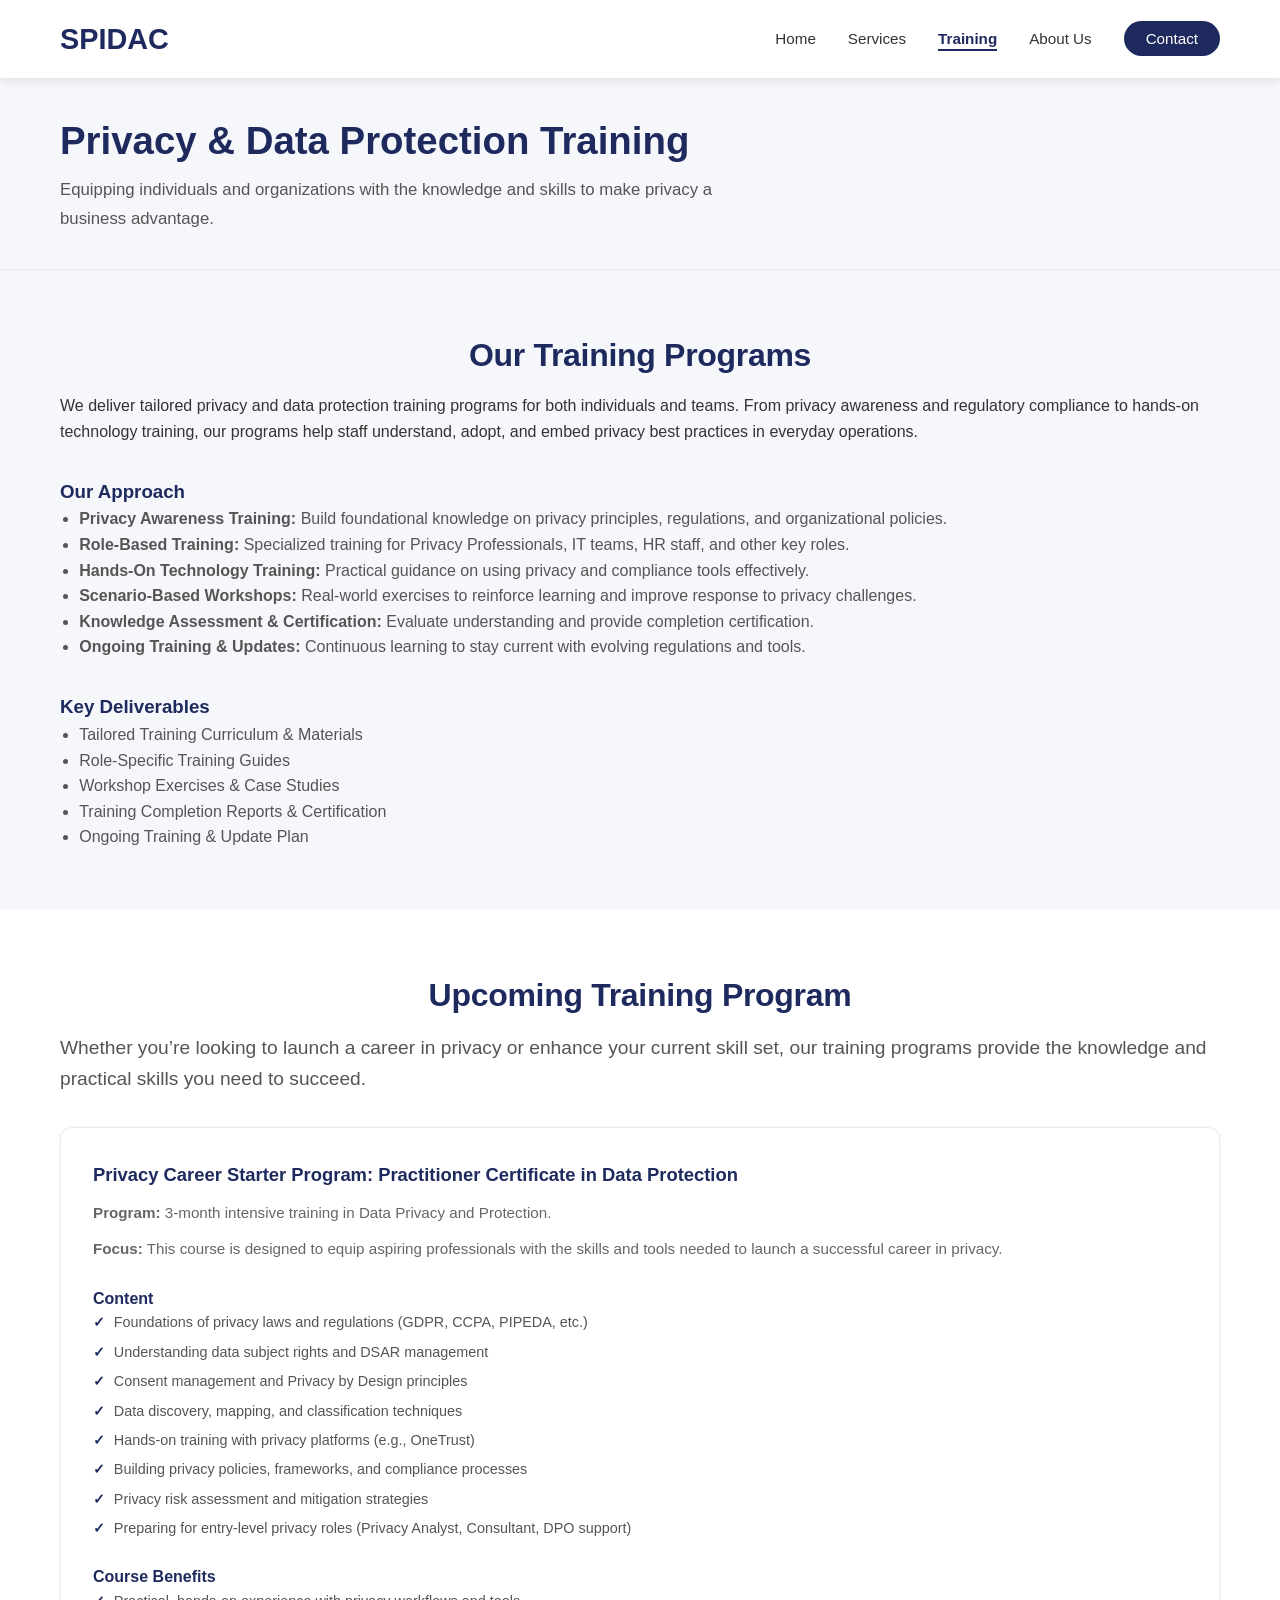
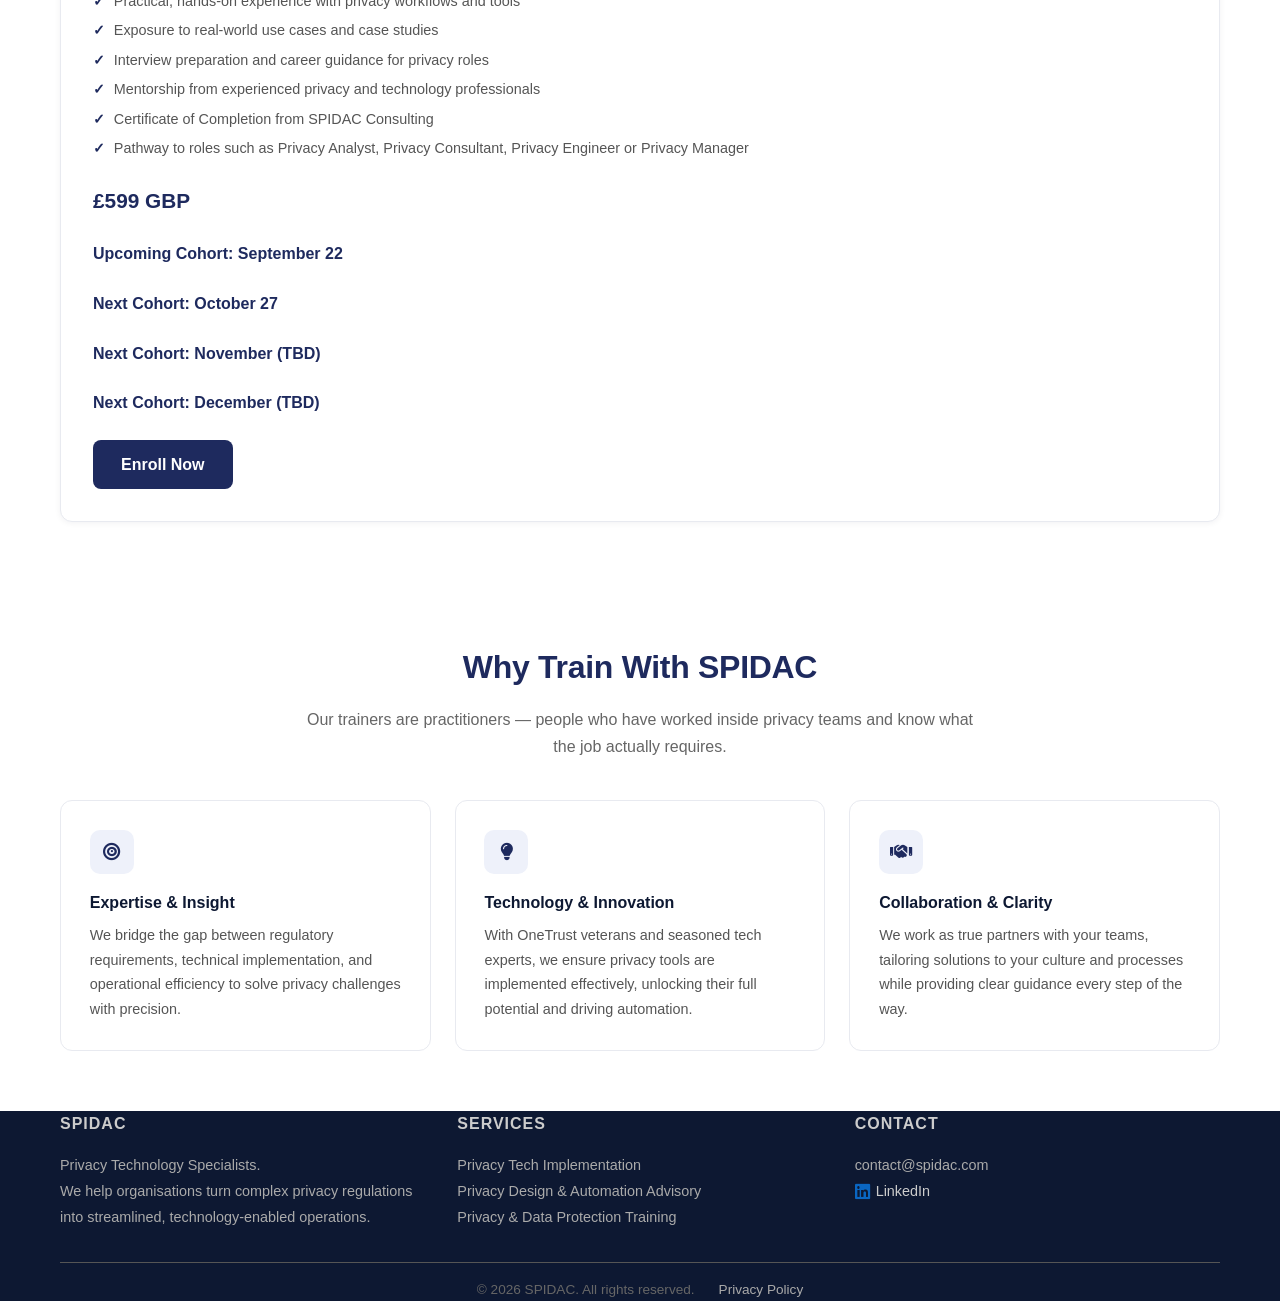
<file: training.html>
<!DOCTYPE html>
<html lang="en">
<head>
    
    <!-- Google tag (gtag.js) -->
<script async src="https://www.googletagmanager.com/gtag/js?id=G-VS005E7BJ9"></script>
<script>
  window.dataLayer = window.dataLayer || [];
  function gtag(){dataLayer.push(arguments);}
  gtag('js', new Date());

  gtag('config', 'G-VS005E7BJ9');
</script>


   <meta charset="UTF-8">
    <meta name="viewport" content="width=device-width, initial-scale=1.0">
    <link rel="icon" href="logo/spidac.png" type="image/png">
    <link href="https://fonts.cdnfonts.com/css/hangyaboly" rel="stylesheet">

    
       <script id="Cookiebot" src="https://consent.cookiebot.com/uc.js" data-cbid="8e4b60ca-6840-4d39-996d-d869f0333afc" data-blockingmode="auto" type="text/javascript"></script>
      

    <meta name="description" content="SPIDAC privacy and data protection training programs for individuals and teams. From awareness training to hands-on technology courses and career starter programs. Enroll today.">
    <meta property="og:title" content="Privacy & Data Protection Training - SPIDAC">
    <meta property="og:description" content="SPIDAC privacy and data protection training programs for individuals and teams. From awareness training to hands-on technology courses and career starter programs. Enroll today.">
    <meta property="og:type" content="website">
    <title>Privacy & Data Protection Training - SPIDAC</title>
    
    <!-- Google tag (gtag.js) -->
<script async src="https://www.googletagmanager.com/gtag/js?id=AW-17516084686"></script>
<script>
  window.dataLayer = window.dataLayer || [];
  function gtag(){dataLayer.push(arguments);}
  gtag('js', new Date());

  gtag('config', 'AW-17516084686');
</script>
<link rel="stylesheet" href="https://cdnjs.cloudflare.com/ajax/libs/font-awesome/6.5.0/css/all.min.css">
<link rel="stylesheet" href="spidac-header.css">
<link rel="stylesheet" href="spidac-global.css">

</head>



<body>
    <div id="header"></div>

    <!-- Page Hero -->
    <section class="page-hero">
        <div class="container">
            <h1>Privacy &amp; Data Protection Training</h1>
            <p>Equipping individuals and organizations with the knowledge and skills to make privacy a business advantage.</p>
        </div>
    </section>

    <!-- Training Section -->
    <section class="services" id="training">
        <div class="container">
            <h2 class="section-title">Our Training Programs</h2>
            <p>
                We deliver tailored privacy and data protection training programs for both individuals and teams. From privacy awareness and regulatory compliance to hands-on technology training, our programs help staff understand, adopt, and embed privacy best practices in everyday operations.
            </p>

            <h3 style="margin-top: 2rem; color:#1e2a5e;">Our Approach</h3>
            <ul style="margin-left: 1.2rem; color:#555; line-height: 1.6;">
                <li><strong>Privacy Awareness Training:</strong> Build foundational knowledge on privacy principles, regulations, and organizational policies.</li>
                <li><strong>Role-Based Training:</strong> Specialized training for Privacy Professionals, IT teams, HR staff, and other key roles.</li>
                <li><strong>Hands-On Technology Training:</strong> Practical guidance on using privacy and compliance tools effectively.</li>
                <li><strong>Scenario-Based Workshops:</strong> Real-world exercises to reinforce learning and improve response to privacy challenges.</li>
                <li><strong>Knowledge Assessment & Certification:</strong> Evaluate understanding and provide completion certification.</li>
                <li><strong>Ongoing Training & Updates:</strong> Continuous learning to stay current with evolving regulations and tools.</li>
            </ul>

            <h3 style="margin-top: 2rem; color:#1e2a5e;">Key Deliverables</h3>
            <ul style="margin-left: 1.2rem; color:#555; line-height: 1.6;">
                <li>Tailored Training Curriculum & Materials</li>
                <li>Role-Specific Training Guides</li>
                <li>Workshop Exercises & Case Studies</li>
                <li>Training Completion Reports & Certification</li>
                <li>Ongoing Training & Update Plan</li>
            </ul>
        </div>
    </section>

    <!-- Featured Program -->
    <section class="training" id="program">
        <div class="container">
            <h2 class="section-title">Upcoming Training Program</h2>
            <p style="font-size:1.2rem; color:#555; margin-bottom:2rem;">
              Whether you’re looking to launch a career in privacy or enhance your current skill set, our training programs provide the knowledge and practical skills you need to succeed.
            </p>

            <div class="training-card reveal">
                <h3>Privacy Career Starter Program: Practitioner Certificate in Data Protection</h3>
                <p><strong>Program:</strong> 3-month intensive training in Data Privacy and Protection.</p>
                <p><strong>Focus:</strong> This course is designed to equip aspiring professionals with the skills and tools needed to launch a successful career in privacy.</p>
                

                <h4 style="margin-top:1.5rem; color:#1e2a5e;">Content</h4>
                <ul class="training-features">
                    <li>Foundations of privacy laws and regulations (GDPR, CCPA, PIPEDA, etc.)</li>
                    <li>Understanding data subject rights and DSAR management</li>
                    <li>Consent management and Privacy by Design principles</li>
                    <li>Data discovery, mapping, and classification techniques</li>
                    <li>Hands-on training with privacy platforms (e.g., OneTrust)</li>
                    <li>Building privacy policies, frameworks, and compliance processes</li>
                    <li>Privacy risk assessment and mitigation strategies</li>
                    <li>Preparing for entry-level privacy roles (Privacy Analyst, Consultant, DPO support)</li>
                </ul>

                <h4 style="margin-top:1.5rem; color:#1e2a5e;">Course Benefits</h4>
                <ul class="training-features">
                    <li>Practical, hands-on experience with privacy workflows and tools</li>
                    <li>Exposure to real-world use cases and case studies</li>
                    <li>Interview preparation and career guidance for privacy roles</li>
                    <li>Mentorship from experienced privacy and technology professionals</li>
                    <li>Certificate of Completion from SPIDAC Consulting</li>
                    <li>Pathway to roles such as Privacy Analyst, Privacy Consultant, Privacy Engineer or Privacy Manager</li>
                </ul>
                <p style="font-size:1.3rem; color:#1e2a5e; font-weight:700; margin: 1.5rem 0;">£599 GBP</p>

                     <h4 style="margin-top:1.5rem; color:#1e2a5e;">Upcoming Cohort: September 22 </h4>
                     <h4 style="margin-top:1.5rem; color:#1e2a5e;">Next Cohort: October 27 </h4>
                     <h4 style="margin-top:1.5rem; color:#1e2a5e;">Next Cohort: November (TBD) </h4>
                     <h4 style="margin-top:1.5rem; color:#1e2a5e;">Next Cohort: December (TBD) </h4>





                

                <a href="https://forms.gle/hoXoqnyc9xnZL3bR8" target="_blank" class="enroll-button">Enroll Now</a>
            </div>
        </div>
    </section>

    <!-- Value Proposition -->
    <section class="value-props">
        <div class="container">
            <h2 class="section-title">Why Train With SPIDAC</h2>
            <p class="section-subtitle">Our trainers are practitioners — people who have worked inside privacy teams and know what the job actually requires.</p>
            <div class="value-grid">
                <div class="value-card reveal reveal-delay-1">
                    <div class="value-icon"><i class="fas fa-bullseye"></i></div>
                    <h3>Expertise &amp; Insight</h3>
                    <p>We bridge the gap between regulatory requirements, technical implementation, and operational efficiency to solve privacy challenges with precision.</p>
                </div>
                <div class="value-card reveal reveal-delay-2">
                    <div class="value-icon"><i class="fas fa-lightbulb"></i></div>
                    <h3>Technology &amp; Innovation</h3>
                    <p>With OneTrust veterans and seasoned tech experts, we ensure privacy tools are implemented effectively, unlocking their full potential and driving automation.</p>
                </div>
                <div class="value-card reveal reveal-delay-3">
                    <div class="value-icon"><i class="fas fa-handshake"></i></div>
                    <h3>Collaboration &amp; Clarity</h3>
                    <p>We work as true partners with your teams, tailoring solutions to your culture and processes while providing clear guidance every step of the way.</p>
                </div>
            </div>
        </div>
    </section>

    <div id="footer"></div>
    
    <script>
        // Smooth scrolling for navigation links
        document.querySelectorAll('a[href^="#"]').forEach(anchor => {
            anchor.addEventListener('click', function (e) {
                e.preventDefault();
                const target = document.querySelector(this.getAttribute('href'));
                if (target) {
                    target.scrollIntoView({
                        behavior: 'smooth',
                        block: 'start'
                    });
                }
            });
        });

        // Header scroll effect
        window.addEventListener('scroll', () => {
            const header = document.querySelector('header');
            if (window.scrollY > 100) {
                header.style.background = 'rgba(255, 255, 255, 0.95)';
                header.style.backdropFilter = 'blur(10px)';
            } else {
                header.style.background = '#fff';
                header.style.backdropFilter = 'none';
            }
        });

        // Scroll reveal
        const revealObserver = new IntersectionObserver((entries) => {
            entries.forEach(entry => {
                if (entry.isIntersecting) entry.target.classList.add('visible');
            });
        }, { threshold: 0.1 });
        document.querySelectorAll('.reveal').forEach(el => revealObserver.observe(el));
    </script>
<script src="include.js"></script>
</body>
</html>
</file>
<file: spidac-header.css>
/* ===== SPIDAC Shared Header & Nav Styles ===== */

body {
    font-family: 'Museo Sans', 'Segoe UI', Arial, sans-serif;
}

header {
    background: #fff;
    padding: 1rem 0;
    box-shadow: 0 2px 10px rgba(0,0,0,0.1);
    position: fixed;
    width: 100%;
    top: 0;
    z-index: 1000;
}

nav {
    display: flex;
    justify-content: space-between;
    align-items: center;
}

.logo {
    font-size: 1.8rem;
    font-weight: bold;
    color: #1e2a5e;
    text-decoration: none;
    font-family: 'Hangyaboly', sans-serif;
}

.logo:hover {
    color: #1e2a5e;
    text-decoration: none;
}

.nav-links {
    display: flex;
    gap: 2rem;
    list-style: none;
    margin: 0;
    padding: 0;
}

.nav-links a {
    text-decoration: none;
    color: #333;
    font-weight: 500;
    font-size: 0.95rem;
    transition: color 0.3s ease;
}

.nav-links a:hover {
    color: #1e2a5e;
    text-decoration: none;
}

.nav-cta {
    background: #1e2a5e !important;
    color: #fff !important;
    padding: 9px 22px;
    border-radius: 25px;
    font-weight: 600;
    transition: background 0.2s ease !important;
}

.nav-cta:hover {
    background: #2c4aa0 !important;
    color: #fff !important;
}

/* Hamburger */
.hamburger {
    display: none;
    font-size: 2rem;
    background: none;
    border: none;
    cursor: pointer;
    color: #1e2a5e;
    line-height: 1;
}

@media (max-width: 768px) {
    .hamburger {
        display: block;
    }

    .nav-links {
        display: none;
        flex-direction: column;
        gap: 1rem;
        position: absolute;
        top: 70px;
        right: 20px;
        background: #fff;
        padding: 1rem 2rem;
        box-shadow: 0 5px 15px rgba(0,0,0,0.1);
        border-radius: 10px;
        z-index: 999;
    }

    .nav-links.active {
        display: flex;
    }
}

.nav-active {
    color: #1e2a5e !important;
    font-weight: 600 !important;
    border-bottom: 2px solid #1e2a5e;
    padding-bottom: 2px;
}

/* Footer */
footer {
    background: #0d1832 !important;
    color: white;
}

.footer-content {
    display: grid;
    grid-template-columns: repeat(auto-fit, minmax(250px, 1fr));
    gap: 2rem;
    margin-bottom: 2rem;
}

.footer-section h3 {
    margin-bottom: 1rem;
    color: #ccc;
    font-size: 1rem;
    text-transform: uppercase;
    letter-spacing: 1px;
}

.footer-section p,
.footer-section a {
    color: #aaa;
    text-decoration: none;
    line-height: 1.8;
    font-size: 0.9rem;
}

.footer-section a:hover {
    color: white;
}

.footer-bottom {
    border-top: 1px solid rgba(255,255,255,0.1);
    padding-top: 1.5rem;
    margin-top: 2rem;
    color: #666;
    font-size: 0.85rem;
}
</file>
<file: spidac-global.css>
/* ===== SPIDAC Global Styles ===== */
* { margin: 0; padding: 0; box-sizing: border-box; }

body {
    font-family: 'Museo Sans', 'Segoe UI', Arial, sans-serif;
    line-height: 1.6;
    color: #333;
    background: #fff;
}

.container {
    max-width: 1200px;
    margin: 0 auto;
    padding: 0 20px;
}

/* ---- Inner Page Hero (light, compact) ---- */
.page-hero {
    background: #f5f7fb;
    border-bottom: 1px solid #e8eaf0;
    padding: 48px 0 36px;
    margin-top: 70px;
}

.page-hero h1 {
    font-size: 2.4rem;
    font-weight: 700;
    color: #1e2a5e;
    line-height: 1.2;
    margin-bottom: 0.75rem;
}

.page-hero p {
    font-size: 1.05rem;
    color: #555;
    max-width: 680px;
    line-height: 1.7;
}

/* ---- Home Hero (dark, kept) ---- */
.hero {
    position: relative;
    color: #fff;
    padding: 80px 0 60px;
    margin-top: 64px;
    overflow: hidden;
    background: linear-gradient(135deg, #0d1832 0%, #1e2a5e 60%, #2c3e7a 100%);
}

.hero > .container { position: relative; z-index: 1; }

.hero h1 {
    font-size: 2.8rem;
    font-weight: 700;
    line-height: 1.15;
    letter-spacing: -0.5px;
    margin-bottom: 1.2rem;
}

.hero-description {
    font-size: 1.05rem;
    max-width: 520px;
    opacity: 0.85;
    line-height: 1.75;
    margin-bottom: 2rem;
}

/* ---- Sections ---- */
.section-title {
    font-size: 2rem;
    font-weight: 700;
    color: #1e2a5e;
    margin-bottom: 0.75rem;
    letter-spacing: -0.3px;
    text-align: center;
}

.section-subtitle {
    text-align: center;
    color: #666;
    font-size: 1rem;
    max-width: 680px;
    margin: 0 auto 2.5rem;
    line-height: 1.7;
}

.services { padding: 60px 0; background: #f5f7fb; }
.training { padding: 60px 0; background: #fff; }
.value-props { padding: 60px 0; background: #fff; }
.about { padding: 60px 0; background: #f5f7fb; }
.vision-mission { padding: 60px 0; background: #f5f7fb; }
.tech-stack { padding: 60px 0; text-align: center; }
.modules { padding: 60px 0; background: #f5f7fb; }
.partnership { padding: 60px 0; background: #0d1832; color: white; text-align: center; }

/* ---- Service Cards ---- */
.services-grid {
    display: grid;
    grid-template-columns: repeat(auto-fit, minmax(280px, 1fr));
    gap: 1.5rem;
    margin-bottom: 2.5rem;
}

.service-card {
    background: #fff;
    padding: 2rem;
    border-radius: 12px;
    border: 1px solid #e8eaf0;
    box-shadow: 0 1px 6px rgba(13,24,50,0.06);
    transition: box-shadow 0.2s ease, transform 0.2s ease;
}

.service-card:hover {
    transform: translateY(-3px);
    box-shadow: 0 8px 24px rgba(13,24,50,0.10);
}

.service-icon {
    width: 48px;
    height: 48px;
    background: #eef1fa;
    border-radius: 10px;
    display: flex;
    align-items: center;
    justify-content: center;
    font-size: 1.2rem;
    color: #1e2a5e;
    margin-bottom: 1rem;
}

.service-card h3 { font-size: 1.15rem; color: #1e2a5e; font-weight: 600; margin-bottom: 0.6rem; }
.service-card p { color: #666; font-size: 0.95rem; line-height: 1.6; }

/* ---- Value Cards ---- */
.value-grid {
    display: grid;
    grid-template-columns: repeat(auto-fit, minmax(280px, 1fr));
    gap: 1.5rem;
    margin-top: 2.5rem;
}

.value-card {
    padding: 1.8rem;
    border: 1px solid #e8eaf0;
    border-radius: 12px;
    background: #fff;
    transition: box-shadow 0.2s ease, transform 0.2s ease;
}

.value-card:hover { transform: translateY(-3px); box-shadow: 0 6px 20px rgba(13,24,50,0.09); }

.value-icon {
    width: 44px;
    height: 44px;
    background: #eef1fa;
    border-radius: 10px;
    margin-bottom: 1rem;
    display: flex;
    align-items: center;
    justify-content: center;
    font-size: 1.1rem;
    color: #1e2a5e;
}

.value-card h3 { font-size: 1rem; font-weight: 600; color: #0d1832; margin-bottom: 0.5rem; }
.value-card p { color: #555; font-size: 0.9rem; line-height: 1.7; }

/* ---- Training Cards ---- */
.training-grid {
    display: grid;
    grid-template-columns: repeat(auto-fit, minmax(320px, 1fr));
    gap: 1.5rem;
    margin-top: 2.5rem;
}

.training-card {
    background: #fff;
    padding: 2rem;
    border-radius: 12px;
    border: 1px solid #e8eaf0;
    box-shadow: 0 1px 6px rgba(13,24,50,0.06);
    transition: box-shadow 0.2s ease, transform 0.2s ease;
}

.training-card:hover { transform: translateY(-3px); box-shadow: 0 8px 24px rgba(13,24,50,0.10); }
.training-card h3 { font-size: 1.15rem; color: #1e2a5e; font-weight: 600; margin-bottom: 0.75rem; }
.training-card p { color: #666; font-size: 0.95rem; line-height: 1.6; margin-bottom: 0.75rem; }

.training-features { list-style: none; padding: 0; }
.training-features li { color: #555; font-size: 0.9rem; padding-left: 1.3rem; position: relative; margin-bottom: 0.4rem; }
.training-features li::before { content: '✓'; position: absolute; left: 0; color: #1e2a5e; font-weight: bold; }

/* ---- Vision/Mission ---- */
.vm-grid { display: grid; grid-template-columns: repeat(auto-fit, minmax(320px, 1fr)); gap: 1.5rem; margin-top: 2.5rem; }

.vm-card {
    background: #fff;
    padding: 2rem;
    border-radius: 12px;
    border: 1px solid #e8eaf0;
    box-shadow: 0 1px 6px rgba(13,24,50,0.06);
    text-align: center;
    transition: box-shadow 0.2s ease, transform 0.2s ease;
}

.vm-card:hover { transform: translateY(-3px); box-shadow: 0 8px 24px rgba(13,24,50,0.10); }

.vm-icon {
    width: 52px;
    height: 52px;
    background: #eef1fa;
    border-radius: 12px;
    display: flex;
    align-items: center;
    justify-content: center;
    font-size: 1.3rem;
    color: #1e2a5e;
    margin: 0 auto 1rem;
}

.vm-card h3 { font-size: 1.4rem; color: #1e2a5e; margin-bottom: 0.75rem; font-weight: 700; }
.vm-card p { font-size: 0.95rem; color: #666; line-height: 1.7; }

/* ---- Stats Bar ---- */
.stats-bar { background: #0d1832; padding: 40px 0; }
.stats-grid { display: grid; grid-template-columns: repeat(auto-fit, minmax(140px, 1fr)); gap: 2rem; text-align: center; }
.stat-item h3 { font-size: 2.4rem; font-weight: 700; color: #fff; margin-bottom: 0.3rem; }
.stat-item p { color: rgba(255,255,255,0.5); font-size: 0.75rem; text-transform: uppercase; letter-spacing: 1.5px; }

/* ---- Tech Slider ---- */
.tech-slider { overflow: hidden; width: 100%; }
.tech-slider-track { display: flex; gap: 1.5rem; width: max-content; animation: slide 20s linear infinite; }
.tech-slide { flex: 0 0 auto; display: flex; justify-content: center; align-items: center; padding: 0.5rem; }
.tech-slide img { max-width: 100px; max-height: 55px; object-fit: contain; }
.tech-slider:hover .tech-slider-track { animation-play-state: paused; }
@keyframes slide { 0% { transform: translateX(0); } 100% { transform: translateX(-50%); } }

/* ---- Module Cards ---- */
.modules-grid { display: grid; grid-template-columns: repeat(auto-fit, minmax(200px, 1fr)); gap: 1rem; }
.module-card {
    background: #fff;
    padding: 1.1rem 1.2rem;
    border-radius: 10px;
    text-align: center;
    font-weight: 600;
    font-size: 0.875rem;
    color: #1e2a5e;
    border: 1px solid #e8eaf0;
    transition: box-shadow 0.2s, transform 0.2s;
}
.module-card:hover { transform: translateY(-2px); box-shadow: 0 4px 14px rgba(0,0,0,0.07); }

/* ---- Who We Are ---- */
.who-we-are-image img { width: 100%; max-width: 100%; height: auto; border-radius: 12px; }

.who-quote {
    font-size: 1.05rem;
    color: #333;
    line-height: 1.8;
    font-weight: 500;
    border-left: 4px solid #1e2a5e;
    padding-left: 1rem;
    margin-bottom: 1.5rem;
    font-style: italic;
}

/* ---- CEO Quote ---- */
.ceo-quote { text-align: center; margin: 2.5rem 0 1rem; font-style: italic; color: #444; font-size: 0.95rem; line-height: 1.7; }
.ceo-quote .ceo-name { font-style: normal; font-weight: 600; color: #1e2a5e; margin-top: 0.5rem; font-size: 0.9rem; }

/* ---- Buttons ---- */
.card-button {
    display: inline-block;
    background: #1e2a5e;
    color: white;
    padding: 9px 18px;
    font-size: 0.875rem;
    border-radius: 7px;
    text-decoration: none;
    font-weight: 600;
    transition: background 0.2s;
    margin-top: 1rem;
}
.card-button:hover { background: #2c4aa0; }

.enroll-button {
    display: inline-block;
    background: #1e2a5e;
    color: white;
    padding: 12px 28px;
    text-decoration: none;
    border-radius: 8px;
    font-weight: 600;
    font-size: 1rem;
    margin-top: 1.5rem;
    transition: background 0.2s, transform 0.2s;
}
.enroll-button:hover { background: #2c4aa0; transform: translateY(-2px); }

.cta-button {
    display: inline-block;
    background: #fff;
    color: #0d1832;
    padding: 12px 28px;
    text-decoration: none;
    border-radius: 8px;
    font-weight: 600;
    font-size: 1rem;
    transition: background 0.2s, transform 0.2s;
}
.cta-button:hover { background: #e8edf5; transform: translateY(-2px); }

.cta-button-secondary {
    background: white;
    color: #0d1832;
    padding: 11px 24px;
    text-decoration: none;
    border-radius: 8px;
    font-weight: 600;
    font-size: 0.95rem;
    transition: background 0.2s, transform 0.2s;
    display: inline-block;
}
.cta-button-secondary:hover { background: #e8edf5; transform: translateY(-2px); }

/* ---- Contact form ---- */
.contact-form-section { padding: 60px 0; background: #f5f7fb; }
.contact-card { background: white; padding: 2rem; border-radius: 12px; border: 1px solid #e8eaf0; box-shadow: 0 1px 8px rgba(13,24,50,0.07); }
.form-field { margin-bottom: 1.25rem; }
.form-field label { display: block; font-weight: 600; margin-bottom: 0.4rem; color: #1e2a5e; font-size: 0.9rem; }
.form-field input, .form-field textarea { width: 100%; padding: 0.85rem 1rem; border: 1px solid #d0d4e0; border-radius: 8px; font-size: 0.95rem; font-family: inherit; color: #333; transition: border-color 0.2s, box-shadow 0.2s; background: #fff; }
.form-field input:focus, .form-field textarea:focus { outline: none; border-color: #1e2a5e; box-shadow: 0 0 0 3px rgba(30,42,94,0.08); }
.form-message { padding: 0.85rem 1.2rem; border-radius: 8px; margin-bottom: 1.25rem; font-weight: 500; font-size: 0.9rem; }
.success-message { background: #e8f5e9; color: #2e7d32; border: 1px solid #a5d6a7; }
.error-message { background: #fdecea; color: #c62828; border: 1px solid #ef9a9a; }
.contact-info { display: flex; gap: 1.5rem; justify-content: center; flex-wrap: wrap; margin-bottom: 2rem; }
.contact-info-item { display: flex; align-items: center; gap: 0.5rem; color: #555; font-size: 0.95rem; }
.contact-info-item i { color: #1e2a5e; }
.contact-info-item a { color: #1e2a5e; text-decoration: none; font-weight: 500; }
.contact-info-item a:hover { text-decoration: underline; }

/* ---- Scroll reveal ---- */
.reveal { opacity: 0; transform: translateY(24px); transition: opacity 0.55s ease, transform 0.55s ease; }
.reveal.visible { opacity: 1; transform: translateY(0); }
.reveal-delay-1 { transition-delay: 0.1s; }
.reveal-delay-2 { transition-delay: 0.2s; }
.reveal-delay-3 { transition-delay: 0.3s; }

/* ---- Responsive ---- */
@media (max-width: 768px) {
    .hero h1 { font-size: 2.1rem; }
    .page-hero h1 { font-size: 1.8rem; }
    .section-title { font-size: 1.7rem; }
    .services-grid, .value-grid, .vm-grid { grid-template-columns: 1fr; }
    .stats-grid { grid-template-columns: repeat(2, 1fr); }
}
</file>
